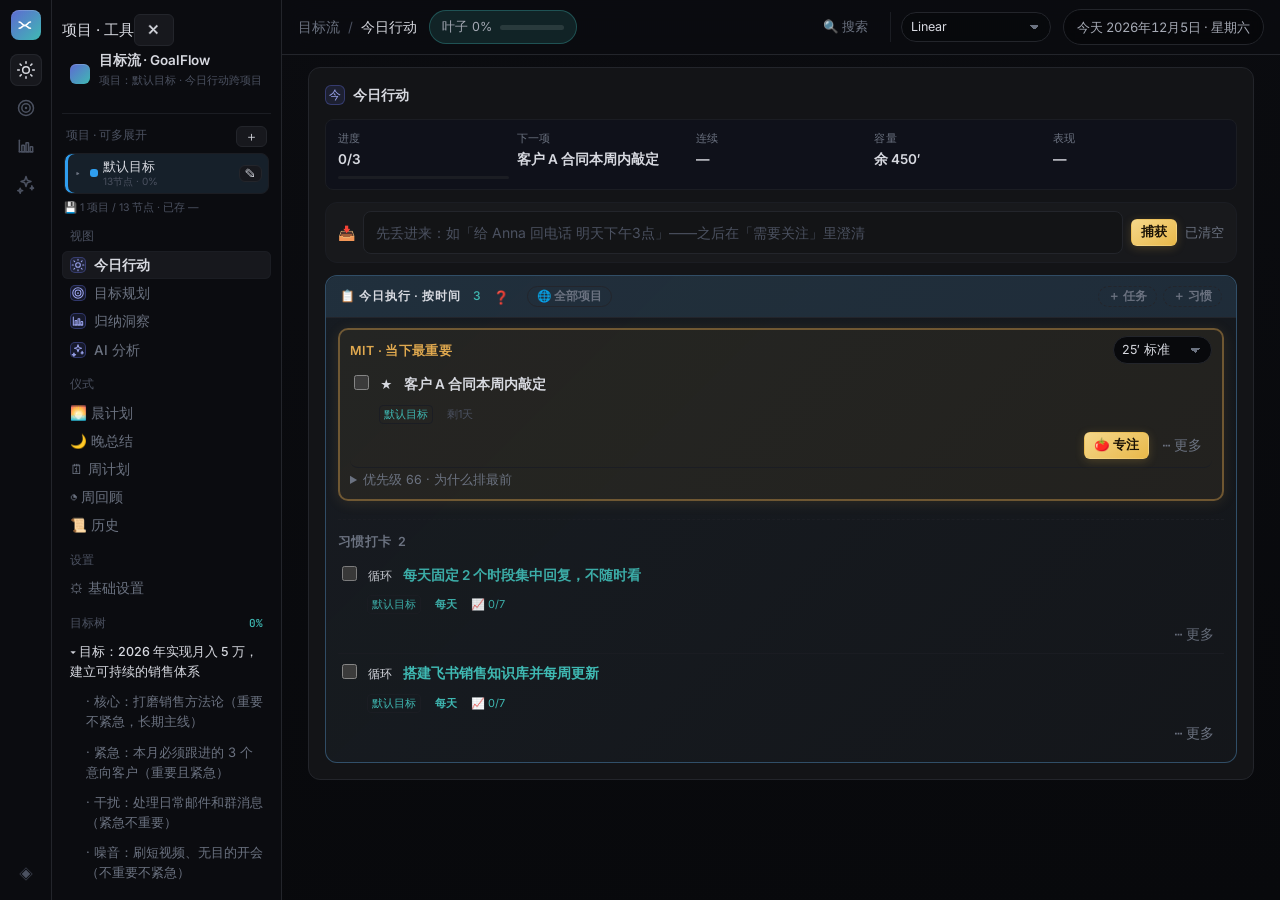
<file: index.html>
<!DOCTYPE html>
<html lang="zh-CN">

<head>
  <meta charset="UTF-8">
  <meta content="width=device-width, initial-scale=1.0, viewport-fit=cover" name="viewport">
  <meta name="color-scheme" content="light dark">
  <title>目标流 · GoalFlow</title>
  <link rel="preconnect" href="https://fonts.googleapis.com">
  <link rel="preconnect" href="https://fonts.gstatic.com" crossorigin>
  <link
    href="https://fonts.googleapis.com/css2?family=Inter:wght@400;500;600;700;800&family=JetBrains+Mono:wght@400;500;700&display=swap"
    rel="stylesheet">
  <script>try { var d = document.documentElement; d.dataset.theme = localStorage.getItem('goalflow.theme') || 'linear'; d.dataset.mode = localStorage.getItem('goalflow.mode') || 'dark' } catch (e) { document.documentElement.dataset.theme = 'linear'; document.documentElement.dataset.mode = 'dark' }</script>
  <link rel="stylesheet" href="assets/css/main.css?v=8.30">
</head>

<body>
  <div class="app-shell">
    <div class="drawer-scrim" id="drawerScrim"></div>

    <!-- 左：图标轨（主导航：今日 / 规划 / 洞察） -->
    <nav class="rail" aria-label="主导航">
      <div class="rail-mark" title="目标流 · GoalFlow">
        <svg viewBox="0 0 24 24" fill="none" stroke="#fff" stroke-width="2.2" stroke-linecap="round">
          <path d="M3 7c4 0 4 5 8 5s4-5 8-5" />
          <path d="M3 16c4 0 4-4 8-4s4 4 8 4" />
        </svg>
      </div>
      <button type="button" class="ric on" data-nav="today" title="今日行动（每天的主页）"><span class="gf-icon" aria-hidden="true"><svg viewBox="0 0 24 24" fill="none" stroke="currentColor" stroke-width="1.8" stroke-linecap="round" stroke-linejoin="round"><circle cx="12" cy="12" r="4"/><path d="M12 2v2M12 20v2M4.93 4.93l1.41 1.41M17.66 17.66l1.41 1.41M2 12h2M20 12h2M4.93 19.07l1.41-1.41M17.66 6.34l1.41-1.41"/></svg></span></button>
      <button type="button" class="ric" data-nav="plan" title="目标规划（输入 / 树形 / SMART）"><span class="gf-icon" aria-hidden="true"><svg viewBox="0 0 24 24" fill="none" stroke="currentColor" stroke-width="1.8" stroke-linecap="round" stroke-linejoin="round"><circle cx="12" cy="12" r="9"/><circle cx="12" cy="12" r="5"/><circle cx="12" cy="12" r="1.5" fill="currentColor" stroke="none"/></svg></span></button>
      <button type="button" class="ric" data-nav="insights" title="归纳洞察（流向图 / 四象限）"><span class="gf-icon" aria-hidden="true"><svg viewBox="0 0 24 24" fill="none" stroke="currentColor" stroke-width="1.8" stroke-linecap="round" stroke-linejoin="round"><path d="M4 19V5"/><path d="M4 19h16"/><rect x="7" y="11" width="3" height="8" rx=".5"/><rect x="12" y="8" width="3" height="11" rx=".5"/><rect x="17" y="13" width="3" height="6" rx=".5"/></svg></span></button>
      <button type="button" class="ric" data-nav="ai" title="AI 分析（智能拆解 / SMART 体检）"><span class="gf-icon" aria-hidden="true"><svg viewBox="0 0 24 24" fill="none" stroke="currentColor" stroke-width="1.8" stroke-linecap="round" stroke-linejoin="round"><path d="M12 3l1.5 4.5L18 9l-4.5 1.5L12 15l-1.5-4.5L6 9l4.5-1.5z"/><path d="M5 17l.8 2.2L8 20l-2.2.8L5 23l-.8-2.2L2 20l2.2-.8z"/><path d="M19 14l.6 1.8L21 17l-1.8.6L19 19l-.6-1.8L17 17l1.8-.6z"/></svg></span></button>
      <span class="rail-bottom"><a class="ric" href="demos/index.html" title="风格实验室">◈</a></span>
    </nav>

    <!-- 左：侧栏（工作流步骤 + 目标树 + 主题） -->
    <aside class="side" id="sideDrawer">
      <div class="drawer-head"><span>项目 · 工具</span><button type="button" class="drawer-x" id="btnDrawerClose"
          aria-label="关闭侧栏">✕</button></div>
      <div class="side-ws">
        <span class="ws-dot"></span>
        <div class="ws-tx"><b>目标流 · GoalFlow</b>
          <p>本地工作区 · 数据不出机</p>
        </div>
      </div>
      <div class="wf-bar" id="wfBar" aria-label="项目列表：可展开多个"></div>
      <div class="ws-store" id="wsStore" title=""></div>
      <!-- v8.19: 视图/仪式在移动端与底栏·闹钟条重复 → 标 d-only，≤900px 隐藏；桌面侧栏仍保留 -->
      <div class="slabel d-only">视图</div>
      <button type="button" class="si on d-only" data-nav="today"><span class="sidx"><span class="gf-icon" aria-hidden="true"><svg viewBox="0 0 24 24" fill="none" stroke="currentColor" stroke-width="1.8" stroke-linecap="round" stroke-linejoin="round"><circle cx="12" cy="12" r="4"/><path d="M12 2v2M12 20v2M4.93 4.93l1.41 1.41M17.66 17.66l1.41 1.41M2 12h2M20 12h2M4.93 19.07l1.41-1.41M17.66 6.34l1.41-1.41"/></svg></span></span>今日行动</button>
      <button type="button" class="si d-only" data-nav="plan"><span class="sidx"><span class="gf-icon" aria-hidden="true"><svg viewBox="0 0 24 24" fill="none" stroke="currentColor" stroke-width="1.8" stroke-linecap="round" stroke-linejoin="round"><circle cx="12" cy="12" r="9"/><circle cx="12" cy="12" r="5"/><circle cx="12" cy="12" r="1.5" fill="currentColor" stroke="none"/></svg></span></span>目标规划</button>
      <button type="button" class="si d-only" data-nav="insights"><span class="sidx"><span class="gf-icon" aria-hidden="true"><svg viewBox="0 0 24 24" fill="none" stroke="currentColor" stroke-width="1.8" stroke-linecap="round" stroke-linejoin="round"><path d="M4 19V5"/><path d="M4 19h16"/><rect x="7" y="11" width="3" height="8" rx=".5"/><rect x="12" y="8" width="3" height="11" rx=".5"/><rect x="17" y="13" width="3" height="6" rx=".5"/></svg></span></span>归纳洞察</button>
      <button type="button" class="si d-only" data-nav="ai"><span class="sidx"><span class="gf-icon" aria-hidden="true"><svg viewBox="0 0 24 24" fill="none" stroke="currentColor" stroke-width="1.8" stroke-linecap="round" stroke-linejoin="round"><path d="M12 3l1.5 4.5L18 9l-4.5 1.5L12 15l-1.5-4.5L6 9l4.5-1.5z"/><path d="M5 17l.8 2.2L8 20l-2.2.8L5 23l-.8-2.2L2 20l2.2-.8z"/><path d="M19 14l.6 1.8L21 17l-1.8.6L19 19l-.6-1.8L17 17l1.8-.6z"/></svg></span></span>AI 分析</button>
      <!-- v8.20: 移动端顶部不再放仪式 → 抽屉常显；基础设置常显（全局资料/空闲时间） -->
      <div class="slabel">仪式</div>
      <button type="button" class="si" id="sideMorning">🌅 晨计划</button>
      <button type="button" class="si" id="sideEvening">🌙 晚总结</button>
      <button type="button" class="si" id="sideWeekPlan">🗓 周计划</button>
      <button type="button" class="si" id="sideWeekReview">◔ 周回顾</button>
      <button type="button" class="si" id="sideHistory">📜 历史</button>
      <div class="slabel">设置</div>
      <button type="button" class="si" id="sideSettings">⚙ 基础设置</button>
      <div class="slabel">目标树 <span class="sprog" id="sideProg"></span></div>
      <div class="side-tree" id="sideTree">
        <div class="si dim">解析后在此显示目标树</div>
      </div>
    </aside>

    <!-- 右：主内容 -->
    <div class="main">
      <header class="topbar" id="topbar">
        <button type="button" class="ab-menu m-only" id="btnDrawer" aria-label="项目与工具" aria-expanded="false"
          aria-controls="sideDrawer">☰</button>
        <div class="ab-mini m-only"><b id="abMini">今日</b><span id="abMiniSub"></span></div>
        <span class="crumb">目标流 <i>/</i> <b id="crumbSection">今日行动</b></span>
        <div class="progress-chip" id="progressChip" style="display:none" title="叶子任务完成度">
          <span id="progressLbl">进度</span><span class="bar"><i id="progressFill" style="width:0%"></i></span>
        </div>
        <div class="spacer"></div>
        <div class="topbar-actions">
          <button type="button" class="gf-btn gf-btn--sm gf-btn--pill gf-btn--ghost" id="btnSearch"
            title="全局搜索任务 / 标签 / 等待备注（Ctrl+K 或 /）">🔍<span class="btn-lbl"> 搜索</span></button>
          <!-- v8.19: 移动端项目入口统一抽屉 #wfBar，顶栏不再放「项目」 -->
          <details class="tb-more" id="tbMoreMenu">
            <summary title="更多操作"></summary>
            <div class="tb-drop">
              <button type="button" class="gf-btn gf-btn--sm gf-btn--pill gf-btn--ghost" id="btnWeekReview"
                title="周/月/季回顾 + 统计">📋 回顾</button>
              <button type="button" class="gf-btn gf-btn--sm gf-btn--pill gf-btn--ghost" id="btnSettings"
                title="基础设置：每周可投入天数 × 每天小时，用于时间预算与超支警告">⚙ 设置</button>
              <button type="button" class="gf-btn gf-btn--sm gf-btn--pill gf-btn--ghost mode-btn" id="modeToggle"
                title="切换深色 / 浅色">☾ 明暗</button>
              <button type="button" class="gf-btn gf-btn--sm gf-btn--pill gf-btn--ghost" id="btnExportIcs"
                title="导出带期限叶子为 ICS（本地文件）">📅 导出 ICS</button>
              <button type="button" class="gf-btn gf-btn--sm gf-btn--pill" id="btnExportJson" title="备份目标数据">💾
                备份数据</button>
              <button type="button" class="gf-btn gf-btn--sm gf-btn--pill" id="btnImportJson" title="从 JSON 恢复">📂
                恢复数据</button>
              <input type="file" id="importFile" accept="application/json,.json" style="display:none">
            </div>
          </details>
          <span class="topbar-theme d-only">
            <button type="button" class="gf-btn gf-btn--sm gf-btn--pill gf-btn--ghost" id="btnThemeCycle"
              title="切换界面主题（Linear / Raycast / RPG）">◈</button>
            <select id="themeSelect" class="gf-input gf-select" title="界面主题" aria-label="界面主题">
              <option value="linear">Linear</option>
              <option value="raycast">Raycast 玻璃 · 预览</option>
              <option value="rpg">RPG 游戏 · 预览</option>
            </select>
          </span>
        </div>
        <div class="today-chip" id="todayLine"></div>
      </header>

      <div class="main-scroll">
        <div class="app-title m-only" id="appTitle">
          <h1 id="appTitleText">今日</h1>
          <p id="appTitleSub"></p>
        </div>
        <!-- ══ 视图 1：今日行动（默认主页） ══ -->
        <section class="view on" id="view-today" data-view="today">
          <!-- v8.13 英雄卡已移除（与今日行动 MIT 重复）：保留番茄进度条；v8.14 度量条迁入「📊 今日状态」区 -->
          <div class="hero-wrap" id="heroWrap">
            <div class="pomo-bar" id="pomoBar" aria-live="polite"></div>
          </div>

          <!-- 区 1 · 执行：现在做什么（唯一动作路径） -->
          <section class="panel today-panel zone-exec" id="todayPanel">
            <div class="today-head">
              <div class="today-head-row">
                <h2><span class="idx">今</span> 今日行动</h2>
                <div class="today-attn-pill" id="todayAttnPill"></div>
                <!-- 桌面：闹钟/仪式；移动端隐藏（仪式在抽屉，待办进度并入顶栏 ab-mini） -->
                <div class="today-alarm-bar" id="todayAlarmBar"></div>
              </div>
              <p class="hint" id="todayHint">先看 MIT，再按时间执行；提醒、审计、回顾都在下方折叠区。</p>
            </div>
            <!-- v8.29：对标 Things/Todoist/Sunsama——执行区上方常驻脉搏条（进度/下一项/连续），不挤开折叠区 -->
            <div class="today-pulse" id="todayPulse" aria-live="polite"></div>
            <!-- v6.7 流程指示器：展示收件箱→MIT→时段→完成的流转关系（首次显示，可关闭） -->
            <div class="flow-indicator" id="flowIndicator"
              style="display:none;align-items:center;gap:8px;padding:8px 12px;margin:0 0 10px;background:var(--bg1);border-radius:var(--radius-sm);color:var(--muted);border:1px solid var(--stroke-soft)">
              <span class="flow-track">📥 捕获 → 🎯 MIT → 📋 执行 → ✅ 完成</span>
              <button type="button" class="flow-close" id="flowIndicatorClose"
                style="border:none;background:transparent;color:var(--muted);cursor:pointer;font-size:15px;padding:0 4px;margin-left:8px"
                title="不再显示">✕</button>
            </div>
            <div id="todayRocks"></div>
            <div id="inboxCapture"></div>
            <div class="today-ctx-bar" id="todayCtxBar"></div>
            <div class="today-grid today-grid--single">
              <div class="today-block" id="todayMit"></div>
              <div class="today-block today-slots-wrap" id="todaySlots"></div>
              <div class="today-block" id="todayMicro"></div>
            </div>
            <div class="today-checklist" id="todayChecklist"></div>
          </section>

          <!-- 区 2 · 状态：一行紧凑反馈（默认折叠） -->
          <details class="zone zone-status" id="zoneStatus">
            <summary aria-expanded="false">今日状态 <span class="zone-sum" id="statusSum"></span></summary>
            <div class="zone-body">
              <div id="metricsStrip" class="metrics-wrap" style="display:none"></div>
              <div id="todayCapacity"></div>
              <div id="todayScore"></div>
              <div id="todayEnergy"></div>
              <div id="planShare"></div>
              <div id="todayAudit"></div>
            </div>
          </details>

          <!-- 区 3 · 提醒：需要关注（默认折叠 + 角标） -->
          <details class="zone zone-attention" id="zoneAttention">
            <summary aria-expanded="false" title="停滞/暂停/待澄清等着办的事 + 备份/倦怠等系统提示；角标 = 实际事项数（悬停看构成）">需要关注 <span class="zone-badge" id="attentionBadge"></span></summary>
            <div class="zone-body">
              <div class="review-banner" id="reviewBanner">
                <span>本周还未做周回顾——花 2 分钟对齐「做了啥、核心投入、下周深潜块」。</span>
                <button type="button" class="gf-btn gf-btn--sm gf-btn--primary" id="btnReviewBanner">开始周回顾</button>
                <button type="button" class="gf-btn gf-btn--sm gf-btn--ghost" id="btnDismissBanner">稍后</button>
              </div>
              <div id="onboardCard"></div>
              <div id="todayBackupBar"></div>
              <div id="todayBurnout"></div>
              <div id="todayStale"></div>
              <div id="todayParked"></div>
              <!-- 收件箱澄清队列：从执行路径降级到「需要关注」 -->
              <div id="inboxPanel"></div>
            </div>
          </details>

          <!-- 备选与 Backlog（降级折叠，去除与 hero/执行清单的重复） -->
          <details class="zone zone-focus" id="zoneFocus">
            <summary aria-expanded="false">备选与 Backlog（聚焦清单）</summary>
            <div class="zone-body">
              <div id="todayFocus"></div>
            </div>
          </details>
        </section>

        <!-- ══ 视图 2：目标规划（输入 / 树形 / SMART） ══ -->
        <section class="view" id="view-plan" data-view="plan">
          <div class="view-inner">
            <div class="panel" id="panelInput">
              <h2><span class="idx">1</span> 输入目标（自由文本）<button type="button" class="input-toggle" id="btnInputToggle" style="display:none">＋ 新增 / 替换目标</button></h2>
              <div id="inputBody">
              <textarea id="input"
                placeholder="输入目标或计划，用缩进/编号分层。例如：&#10;目标：月入5万&#10;1. 打磨销售方法论&#10;   - 读完3本销售书"></textarea>
              <div class="btns gf-btns demo-bar">
                <button type="button" class="gf-btn gf-btn--primary" id="btnParse">解析并生成</button>
                <select id="demoSelect" class="gf-input gf-select gf-select--demo" title="选择示例主题"
                  aria-label="示例主题"></select>
                <button type="button" class="gf-btn" id="btnDemo">载入示例</button>
                <button type="button" class="gf-btn gf-btn--ghost" id="btnClear">清空</button>
                <button type="button" class="gf-btn gf-btn--ghost" id="btnExportJson2">备份 JSON</button>
              </div>
              <div class="hint">层级用缩进 / 编号(1. 1.1) / 项目符号(- •)。首行自动作为「目标根」。日期如「周五前 / 本周内 / 3月15日 / 月底」会被自动识别为期限；「每天 / 每周
                / 每月 / 今年」会被识别为时间尺度。</div>
              </div>
            </div>

            <div class="panel" id="panelTree">
              <h2><span class="idx">2</span> 树形维护 · 内联编辑</h2>
              <p class="hint" id="treeEditorHint" style="margin-bottom:8px">解析后可在此改文案、估时、完成态，无需重粘贴。</p>
              <div class="tree-editor" id="treeEditor"></div>
              <div class="btns gf-btns" style="margin-top:10px">
                <button type="button" class="gf-btn gf-btn--sm" id="btnSyncTree">同步到文本框</button>
                <button type="button" class="gf-btn gf-btn--sm gf-btn--ghost" onclick="switchView('ai')">🤖 去 AI 分析做
                  SMART 体检 →</button>
              </div>
              <p class="hint">预估：文案含「30分钟 / 1小时」自动识别；日视图节奏条上方显示可做完性（默认 8h 容量）。</p>
            </div>
          </div>
        </section>

        <!-- ══ 视图 3：归纳洞察（流向图 / 四象限） ══ -->
        <section class="view" id="view-insights" data-view="insights">
          <div class="view-inner">
            <div class="ins-eyebrow">可视化 · 看精力怎么流</div>
            <div class="panel canvas-panel" id="canvasPanel">
              <div class="canvas-head">
                <div>
                  <div class="ttl">精力流向图</div>
                  <div class="sub" id="canvasSub">条带宽度 = 重要性 · 颜色冷暖 = 紧急性 · 金色发光 = 当下最重要<span
                      class="m-only">（手机端可左右滑动查看全图）</span></div>
                </div>
                <div class="spacer-min"></div>
                <div class="viewbar" id="viewbar" title="切换可视化视角">
                  <button type="button" data-view="sankey" class="on">桑基</button>
                  <button type="button" data-view="network">关系</button>
                  <button type="button" data-view="kanban">看板</button>
                  <button type="button" data-view="mindmap">脑图</button>
                  <button type="button" data-view="heatmap">热力</button>
                  <button type="button" data-view="calendar">日历</button>
                </div>
                <select class="viewbar-select m-only" id="viewbarSelect" title="切换可视化视角">
                  <option value="sankey" selected>桑基图</option>
                  <option value="network">关系图</option>
                  <option value="kanban">看板</option>
                  <option value="mindmap">脑图</option>
                  <option value="heatmap">热力图</option>
                  <option value="calendar">日历</option>
                </select>
                <div class="zoombar" id="zoombar">
                  <button data-scale="all" class="on">年度总览</button>
                  <button data-scale="month">每月</button>
                  <button data-scale="week">每周</button>
                  <button data-scale="day">每日</button>
                  <button id="btnFitWidth" class="m-only" title="把图缩放到屏幕宽度（再点一次恢复原始尺寸）">↔ 适应宽度</button>
                </div>
                <select class="viewbar-select m-only" id="zoombarSelect" title="时间尺度缩放" aria-label="时间尺度缩放">
                  <option value="all" selected>年度总览</option>
                  <option value="month">每月</option>
                  <option value="week">每周</option>
                  <option value="day">每日</option>
                </select>
              </div>
              <div class="canvas-opt">
                <label><input id="showNoise" type="checkbox" checked> 显示噪音（不重要不紧急）</label>
              </div>
              <div class="rhythm" id="rhythm"></div>
              <div class="canvas-wrap" id="canvasWrap">
                <svg id="diagram-svg" xmlns="http://www.w3.org/2000/svg"></svg>
                <div id="vizAlt" class="viz-alt"></div>
                <button type="button" class="gf-btn gf-btn--primary gf-btn--cool ex-btn" id="btnExport">导出 PNG</button>
              </div>
              <details class="legend-details">
                <summary class="legend-summary">📊 图例说明</summary>
                <div class="legend">
                  <span><b>紧急度</b></span>
                  <span class="scale"><i style="background:var(--ur1)"></i><i style="background:var(--ur2)"></i><i
                      style="background:var(--ur3)"></i><i style="background:var(--ur4)"></i><i
                      style="background:var(--ur5)"></i></span>
                  <span>冷静 ←→ 火急</span>
                  <span style="margin-left:auto"><b class="gold">★ 金色</b> = 当下最重要</span>
                </div>
              </details>
              <details class="legend-details">
                <summary class="legend-summary">📖 怎么读这张图</summary>
                <div class="chart-help">
                  <p><b>桑基流图</b>：从「目标」流出的每条带子代表一份精力投入。<b>带子越宽 = 越重要</b>；<b>颜色越暖（红）=
                      越紧急</b>。战略主线（重要不紧急）是宽阔的冷色河，火情（重要且紧急）是又宽又红的急流。</p>
                  <p><b>金色发光的那条</b>就是「当下最重要」——算法按 重要度×10 + 期限临近加权 选出最该立刻动手的具体任务，并沿 目标→方向→任务 一路点亮，与今日页英雄卡 / MIT 同源。</p>
                  <p><b>时间尺度缩放</b>：上方可切换 年度总览 / 每月 / 每周 / 每日；「全年精力节奏」把一年拆成 12 个月，看精力在哪几个月扎堆。</p>
                  <p><b>四象限校准</b>：下方把任务按「重要 / 紧急」铺成四象限，把卡片拖到目标象限即可重设优先级（触屏用卡上 ± 按钮），与流图、英雄卡实时联动。</p>
                </div>
              </details>
            </div>

            <div class="ins-eyebrow">校准 · 重设重要 / 紧急</div>
            <!-- v8.29：四象限默认折叠（首屏留精力图；记忆 goalflow.zone.quadPanel） -->
            <details class="panel quad-panel" id="quadPanel">
              <summary class="ins-fold-sum">🗺 四象限校准 · 拖拽归位</summary>
              <div class="quad-hint">把任务卡拖到对应象限，即可重新校准它的「重要 / 紧急」。象限随上方缩放档位联动；点卡片 <b>⋯</b> 展开 价值/费力/尺度/时段。带 🟡 金边 =
                当下最重要；<b>⚡</b> = 高价值低费力快速赢。<span class="m-only">（触屏：长按卡片拖动，或用 ± 按钮校准）</span></div>
              <div class="quad-grid" id="quadGrid"></div>
              <details class="ve-panel" id="vePanel">
                <summary class="ve-summary">⚖ 价值 × 费力矩阵 <span class="ve-cnt" id="veSum"></span></summary>
                <div class="ve-toolbar">
                  <span class="ve-title">价值 × 费力矩阵</span>
                  <button type="button" class="gf-btn gf-btn--sm gf-btn--pill" id="btnQuickWin" title="四象限仅显示快速赢">⚡
                    仅快速赢</button>
                </div>
                <div class="ve-grid" id="veGrid"></div>
                <div class="ve-foot hint">快速赢：价值 ≥ 4 且 费力 ≤ 2（叶子任务可优先勾选完成，写入本周回顾统计）。 rollup 规则见
                  <code>docs/PROGRESS-ROLLUP.md</code>。
                </div>
              </details>
            </details>

            <div class="ins-eyebrow">📈 回顾 · 完成历史与节奏</div>
            <!-- v8.29：完成历史默认折叠 -->
            <details class="panel history-panel" id="historyPanel">
              <summary class="ins-fold-sum">📈 完成历史 · 时间线与热力</summary>
              <div class="hist-stats" id="histStats"></div>
              <div class="hist-heat" id="histHeat"></div>
              <div class="hist-timeline" id="histTimeline"></div>
            </details>

          </div>
        </section>

        <!-- ══ 视图 4：AI 分析 ══
             v8.6 曾移除页内分解输入（入口在新建项目）；v8.29 补回「怎么用 / 上下文 / SMART 弱项」枢纽，避免空页感 -->
        <section class="view" id="view-ai" data-view="ai">
          <div class="view-inner">
            <div class="panel" id="panelAIHub">
              <h2><span class="idx">🤖</span> AI 怎么用</h2>
              <div class="ai-usage-strip" id="aiUsageStrip"></div>
              <div class="ai-guide" id="aiGuide">
                <p class="hint">分解入口在<strong>新建项目</strong>：填描述或选模板 → 自动走 DeepSeek 拆任务树并排期。本页用来回看历史、改 Key / Skill、处理不够 SMART 的目标。</p>
                <div class="ai-hub-actions">
                  <button type="button" class="gf-btn gf-btn--primary" id="aiOpenNewProject">＋ 新建项目 · AI 分解</button>
                  <button type="button" class="gf-btn gf-btn--ghost" id="aiOpenSettings">⚙ API Key / 设置</button>
                  <button type="button" class="gf-btn gf-btn--ghost" id="aiJumpSmart">✅ 看 SMART 体检</button>
                </div>
              </div>
              <div id="aiSmartSuggest" class="ai-suggest" style="display:none"></div>
              <details class="ai-context-details" id="aiContextDetails">
                <summary>📡 当前会发给 AI 的上下文</summary>
                <div id="aiContextInfo" class="ai-context-info"></div>
              </details>
            </div>

            <div class="panel" id="panelAIHistory">
              <h2><span class="idx">📜</span> AI 使用历史</h2>
              <p class="hint">记录每次 AI 分解的输入和输出，方便回顾和复用。</p>
              <div id="aiHistoryList" class="ai-history-list"></div>
            </div>

            <details class="panel" id="panelAIConfigDetails">
              <summary><span class="idx">⚙</span> AI 配置（点击展开）</summary>
              <div class="ai-config-section">
                <label class="wfm-row">
                  <span>DeepSeek API Key</span>
                  <input type="password" class="gf-input" id="aiApiKey" placeholder="sk-...">
                  <button type="button" class="gf-btn gf-btn--sm" id="btnToggleKey" title="显示/隐藏">👁</button>
                </label>
                <div class="hint">获取方式：<a href="https://platform.deepseek.com" target="_blank"
                    style="color:var(--accent)">platform.deepseek.com</a></div>
              </div>

              <div class="ai-config-section">
                <label class="wfm-row">
                  <span>Skill Prompt</span>
                  <span class="readonly-badge">只读</span>
                  <button type="button" class="gf-btn gf-btn--sm gf-btn--ghost" id="btnEditSkill" title="编辑 Skill">✎
                    编辑</button>
                  <button type="button" class="gf-btn gf-btn--sm gf-btn--ghost" id="btnResetSkill" title="恢复默认">↺
                    重置</button>
                </label>
                <textarea class="gf-input ai-skill-text" id="aiSkillPrompt" rows="8" readonly></textarea>
                <div class="hint">Skill 定义了 AI 如何拆解目标。点击「编辑」按钮修改后会影响所有后续的 AI 分解。</div>
              </div>
            </details>

            <div class="panel" id="panelSMART">
              <h2><span class="idx">✅</span> SMART 体检</h2>
              <p class="hint">检查每个目标是否够 SMART（具体 / 可衡量 / 可达 / 相关 / 有期限）。不够 SMART 的目标会列在这里，可以一键 AI 拆解。</p>
              <div id="premortemCard"></div>
              <div class="smart-list" id="smartList"></div>
            </div>
          </div>
        </section>
      </div>
    </div>
  </div>

  <!-- v8.20 底部 tab：恢复规划/洞察/AI 常驻（用户反馈「更多不如直接放出来」） -->
  <nav class="mtab" aria-label="移动端主导航">
    <button type="button" class="mtab-btn on" data-nav="today"><span class="mtab-ic"><span class="gf-icon" aria-hidden="true"><svg viewBox="0 0 24 24" fill="none" stroke="currentColor" stroke-width="1.8" stroke-linecap="round" stroke-linejoin="round"><circle cx="12" cy="12" r="4"/><path d="M12 2v2M12 20v2M4.93 4.93l1.41 1.41M17.66 17.66l1.41 1.41M2 12h2M20 12h2M4.93 19.07l1.41-1.41M17.66 6.34l1.41-1.41"/></svg></span></span>今日</button>
    <button type="button" class="mtab-btn" data-nav="plan"><span class="mtab-ic"><span class="gf-icon" aria-hidden="true"><svg viewBox="0 0 24 24" fill="none" stroke="currentColor" stroke-width="1.8" stroke-linecap="round" stroke-linejoin="round"><circle cx="12" cy="12" r="9"/><circle cx="12" cy="12" r="5"/><circle cx="12" cy="12" r="1.5" fill="currentColor" stroke="none"/></svg></span></span>规划</button>
    <button type="button" class="mtab-btn mtab-fab" id="mtabCapture" title="快速捕捉到收件箱"><span
        class="mtab-ic"><span class="gf-icon" aria-hidden="true"><svg viewBox="0 0 24 24" fill="none" stroke="currentColor" stroke-width="1.8" stroke-linecap="round" stroke-linejoin="round"><path d="M13 2 4 14h7l-1 8 9-12h-7l1-8z"/></svg></span></span></button>
    <button type="button" class="mtab-btn" data-nav="insights"><span class="mtab-ic"><span class="gf-icon" aria-hidden="true"><svg viewBox="0 0 24 24" fill="none" stroke="currentColor" stroke-width="1.8" stroke-linecap="round" stroke-linejoin="round"><path d="M4 19V5"/><path d="M4 19h16"/><rect x="7" y="11" width="3" height="8" rx=".5"/><rect x="12" y="8" width="3" height="11" rx=".5"/><rect x="17" y="13" width="3" height="6" rx=".5"/></svg></span></span>洞察</button>
    <button type="button" class="mtab-btn" data-nav="ai"><span class="mtab-ic"><span class="gf-icon" aria-hidden="true"><svg viewBox="0 0 24 24" fill="none" stroke="currentColor" stroke-width="1.8" stroke-linecap="round" stroke-linejoin="round"><path d="M12 3l1.5 4.5L18 9l-4.5 1.5L12 15l-1.5-4.5L6 9l4.5-1.5z"/><path d="M5 17l.8 2.2L8 20l-2.2.8L5 23l-.8-2.2L2 20l2.2-.8z"/><path d="M19 14l.6 1.8L21 17l-1.8.6L19 19l-.6-1.8L17 17l1.8-.6z"/></svg></span></span>AI</button>
  </nav>

  <!-- SMART 对话弹窗 -->
  <div class="modal-mask" id="smartModal"></div>
  <!-- 周回顾弹窗 -->
  <div class="modal-mask" id="weekReviewModal"></div>
  <!-- 项目（目标流）元信息 -->
  <div class="modal-mask" id="workflowMetaModal"></div>
  <!-- 早晚仪式闹钟弹窗（晨计划 / 晚总结） -->
  <div class="modal-mask" id="ritualModal"></div>
  <div class="modal-mask" id="historyModal"></div>
  <!-- 撤销 toast（危险操作 10 秒可撤销） -->
  <div class="toast" id="toast"></div>
  <!-- 项目总览 -->
  <div class="modal-mask" id="projectModal"></div>
  <!-- 项目切换器（移动端项目入口） -->
  <div class="modal-mask" id="projectsModal"></div>
  <!-- 必经步骤规划向导 -->
  <div class="modal-mask" id="planWizardModal"></div>
  <!-- 基础设置（时间预算） -->
  <div class="modal-mask" id="settingsModal"></div>
  <!-- 习惯编辑器（独立输入 + 灵活周期） -->
  <div class="modal-mask" id="habitModal"></div>
  <!-- 全局搜索 + 快速捕获 -->
  <div class="modal-mask" id="searchModal"></div>
  <!-- 等待 / 阻塞 + 催办日期 -->
  <div class="modal-mask" id="parkModal"></div>

  <script src="assets/js/gf-tokens.js?v=8.30"></script>
  <script src="assets/js/gf-demos.js?v=8.30"></script>
  <script src="assets/js/gf-model.js?v=8.30"></script>
  <script src="assets/js/gf-ui.js?v=8.30"></script>
  <script src="assets/js/app.js?v=8.30"></script>
  <!-- v6.6 兜底：若 app.js 异常未设置 is-ready，1.5 秒后强制显示页面，避免"按钮看不见也点不到" -->
  <script>setTimeout(function () { document.body.classList.add('is-ready') }, 1500)</script>
</body>

</html>
</file>
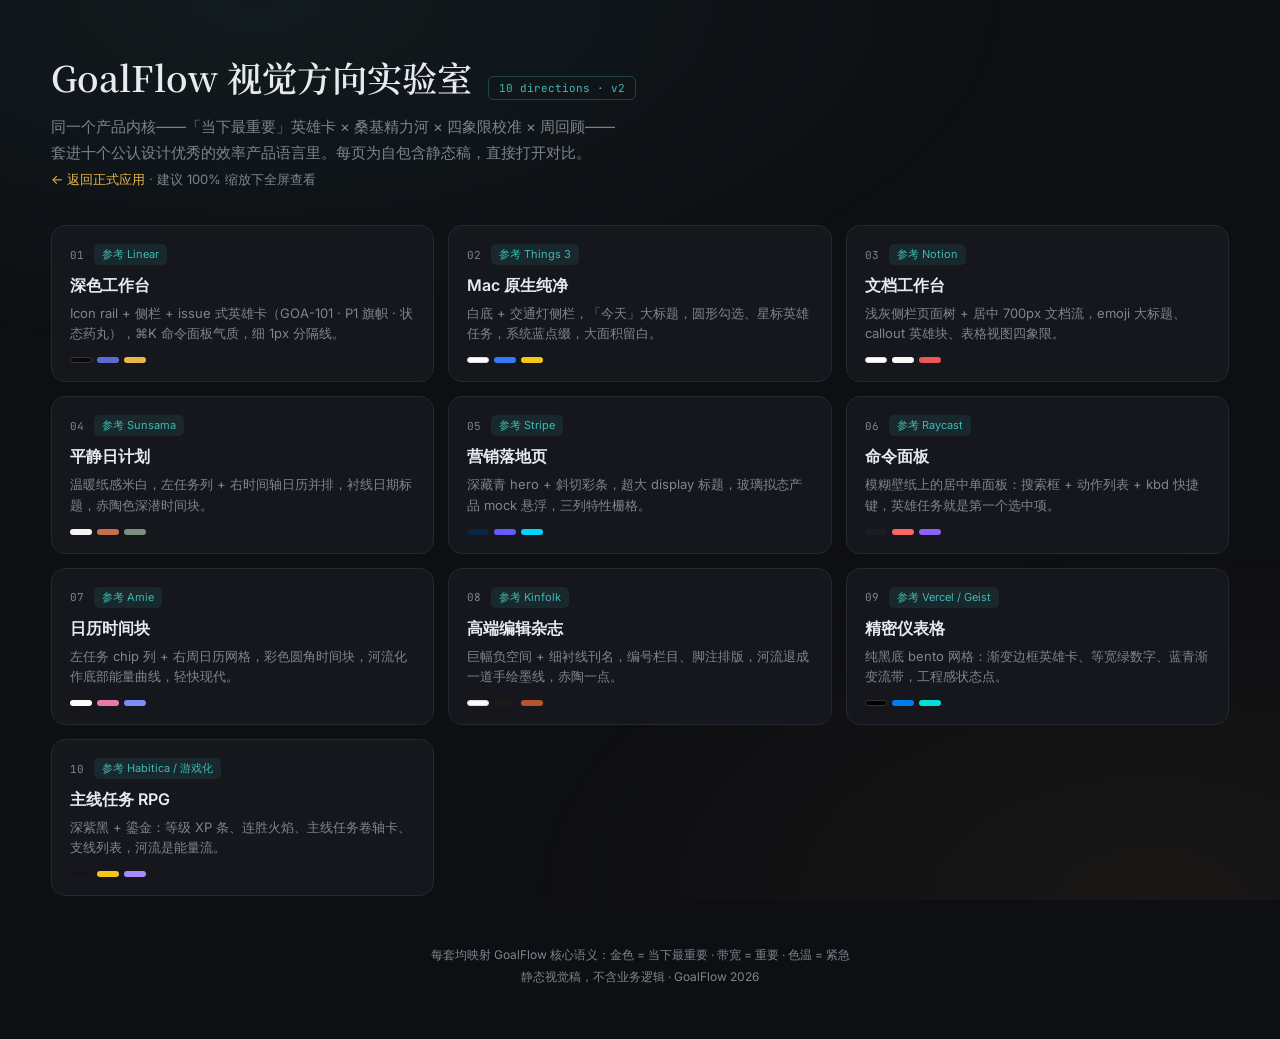
<file: demos/index.html>
<!DOCTYPE html>
<html lang="zh-CN">
<head>
<meta charset="UTF-8">
<meta name="viewport" content="width=device-width, initial-scale=1.0">
<title>GoalFlow · 10 套产品化视觉方向</title>
<link rel="preconnect" href="https://fonts.googleapis.com">
<link rel="preconnect" href="https://fonts.gstatic.com" crossorigin>
<link href="https://fonts.googleapis.com/css2?family=Inter:wght@400;500;600&family=Noto+Serif+SC:wght@600&family=JetBrains+Mono:wght@400;500&display=swap" rel="stylesheet">
<style>
:root{--bg:#0e0f13;--card:#15171d;--card2:#1a1d24;--text:#e8eaf0;--muted:#7d8590;--gold:#e8b84a;--teal:#3fb9b3;--line:#242832}
*{box-sizing:border-box;margin:0;padding:0}
body{font-family:Inter,-apple-system,sans-serif;background:var(--bg);color:var(--text);min-height:100vh;padding:clamp(24px,4vw,56px)}
body::before{content:"";position:fixed;inset:0;background:radial-gradient(ellipse 60% 40% at 20% 0%,rgba(63,185,179,.07),transparent),radial-gradient(ellipse 50% 40% at 90% 100%,rgba(232,184,74,.05),transparent);pointer-events:none}
.wrap{max-width:1200px;margin:0 auto;position:relative}
header{display:flex;align-items:baseline;gap:16px;flex-wrap:wrap;margin-bottom:8px}
h1{font-family:"Noto Serif SC",serif;font-size:clamp(1.6rem,3.5vw,2.2rem);font-weight:600}
.tag{font-family:"JetBrains Mono",monospace;font-size:11px;color:var(--teal);border:1px solid rgba(63,185,179,.3);padding:4px 10px;border-radius:6px}
.lead{color:var(--muted);max-width:64ch;line-height:1.7;margin:12px 0 6px;font-size:15px}
.meta{font-size:13px;color:var(--muted);margin-bottom:36px}
.meta a{color:var(--gold);text-decoration:none}.meta a:hover{text-decoration:underline}
.grid{display:grid;grid-template-columns:repeat(auto-fill,minmax(340px,1fr));gap:14px}
a.card{display:flex;flex-direction:column;background:var(--card);border:1px solid var(--line);border-radius:14px;padding:18px;text-decoration:none;color:inherit;transition:border-color .15s,transform .15s,background .15s}
a.card:hover{border-color:#3a4150;background:var(--card2);transform:translateY(-2px)}
.row{display:flex;align-items:center;gap:10px;margin-bottom:10px}
.num{font-family:"JetBrains Mono",monospace;font-size:11px;color:var(--muted)}
.ref{font-size:11px;color:var(--teal);background:rgba(63,185,179,.1);padding:3px 8px;border-radius:5px}
.card h2{font-size:16px;font-weight:600;margin-bottom:6px}
.card p{font-size:13px;color:var(--muted);line-height:1.55;flex:1}
.sw{display:flex;gap:5px;margin-top:14px}
.sw i{width:22px;height:6px;border-radius:3px}
footer{margin-top:48px;font-size:12px;color:var(--muted);text-align:center;line-height:1.8}
</style>
</head>
<body>
<div class="wrap">
  <header><h1>GoalFlow 视觉方向实验室</h1><span class="tag">10 directions · v2</span></header>
  <p class="lead">同一个产品内核——「当下最重要」英雄卡 × 桑基精力河 × 四象限校准 × 周回顾——套进十个公认设计优秀的效率产品语言里。每页为自包含静态稿，直接打开对比。</p>
  <p class="meta"><a href="../index.html">← 返回正式应用</a> · 建议 100% 缩放下全屏查看</p>
  <div class="grid">
    <a class="card" href="01-linear.html"><div class="row"><span class="num">01</span><span class="ref">参考 Linear</span></div><h2>深色工作台</h2><p>Icon rail + 侧栏 + issue 式英雄卡（GOA-101 · P1 旗帜 · 状态药丸），⌘K 命令面板气质，细 1px 分隔线。</p><div class="sw"><i style="background:#0b0c10;border:1px solid #333"></i><i style="background:#5e6ad2"></i><i style="background:#e8b84a"></i></div></a>
    <a class="card" href="02-things.html"><div class="row"><span class="num">02</span><span class="ref">参考 Things 3</span></div><h2>Mac 原生纯净</h2><p>白底 + 交通灯侧栏，「今天」大标题，圆形勾选、星标英雄任务，系统蓝点缀，大面积留白。</p><div class="sw"><i style="background:#fff;border:1px solid #ddd"></i><i style="background:#2f7cf6"></i><i style="background:#f5c518"></i></div></a>
    <a class="card" href="03-notion.html"><div class="row"><span class="num">03</span><span class="ref">参考 Notion</span></div><h2>文档工作台</h2><p>浅灰侧栏页面树 + 居中 700px 文档流，emoji 大标题、callout 英雄块、表格视图四象限。</p><div class="sw"><i style="background:#ffffff;border:1px solid #ddd"></i><i style="background:#f7f7f5"></i><i style="background:#eb5757"></i></div></a>
    <a class="card" href="04-sunsama.html"><div class="row"><span class="num">04</span><span class="ref">参考 Sunsama</span></div><h2>平静日计划</h2><p>温暖纸感米白，左任务列 + 右时间轴日历并排，衬线日期标题，赤陶色深潜时间块。</p><div class="sw"><i style="background:#f7f4ef"></i><i style="background:#c96f4a"></i><i style="background:#7a917e"></i></div></a>
    <a class="card" href="05-stripe.html"><div class="row"><span class="num">05</span><span class="ref">参考 Stripe</span></div><h2>营销落地页</h2><p>深藏青 hero + 斜切彩条，超大 display 标题，玻璃拟态产品 mock 悬浮，三列特性栅格。</p><div class="sw"><i style="background:#0a2540"></i><i style="background:#635bff"></i><i style="background:#00d4ff"></i></div></a>
    <a class="card" href="06-raycast.html"><div class="row"><span class="num">06</span><span class="ref">参考 Raycast</span></div><h2>命令面板</h2><p>模糊壁纸上的居中单面板：搜索框 + 动作列表 + kbd 快捷键，英雄任务就是第一个选中项。</p><div class="sw"><i style="background:#1b1b26"></i><i style="background:#ff6363"></i><i style="background:#8a63ff"></i></div></a>
    <a class="card" href="07-amie.html"><div class="row"><span class="num">07</span><span class="ref">参考 Amie</span></div><h2>日历时间块</h2><p>左任务 chip 列 + 右周日历网格，彩色圆角时间块，河流化作底部能量曲线，轻快现代。</p><div class="sw"><i style="background:#fdfcf9"></i><i style="background:#e879a9"></i><i style="background:#7c8cf8"></i></div></a>
    <a class="card" href="08-kinfolk.html"><div class="row"><span class="num">08</span><span class="ref">参考 Kinfolk</span></div><h2>高端编辑杂志</h2><p>巨幅负空间 + 细衬线刊名，编号栏目、脚注排版，河流退成一道手绘墨线，赤陶一点。</p><div class="sw"><i style="background:#fbfaf7;border:1px solid #ddd"></i><i style="background:#1c1a17"></i><i style="background:#b5542d"></i></div></a>
    <a class="card" href="09-vercel.html"><div class="row"><span class="num">09</span><span class="ref">参考 Vercel / Geist</span></div><h2>精密仪表格</h2><p>纯黑底 bento 网格：渐变边框英雄卡、等宽绿数字、蓝青渐变流带，工程感状态点。</p><div class="sw"><i style="background:#000;border:1px solid #333"></i><i style="background:#007cf0"></i><i style="background:#00dfd8"></i></div></a>
    <a class="card" href="10-rpg.html"><div class="row"><span class="num">10</span><span class="ref">参考 Habitica / 游戏化</span></div><h2>主线任务 RPG</h2><p>深紫黑 + 鎏金：等级 XP 条、连胜火焰、主线任务卷轴卡、支线列表，河流是能量流。</p><div class="sw"><i style="background:#17121f"></i><i style="background:#f5c518"></i><i style="background:#a78bfa"></i></div></a>
  </div>
  <footer>每套均映射 GoalFlow 核心语义：金色 = 当下最重要 · 带宽 = 重要 · 色温 = 紧急<br>静态视觉稿，不含业务逻辑 · GoalFlow 2026</footer>
</div>
</body>
</html>
</file>
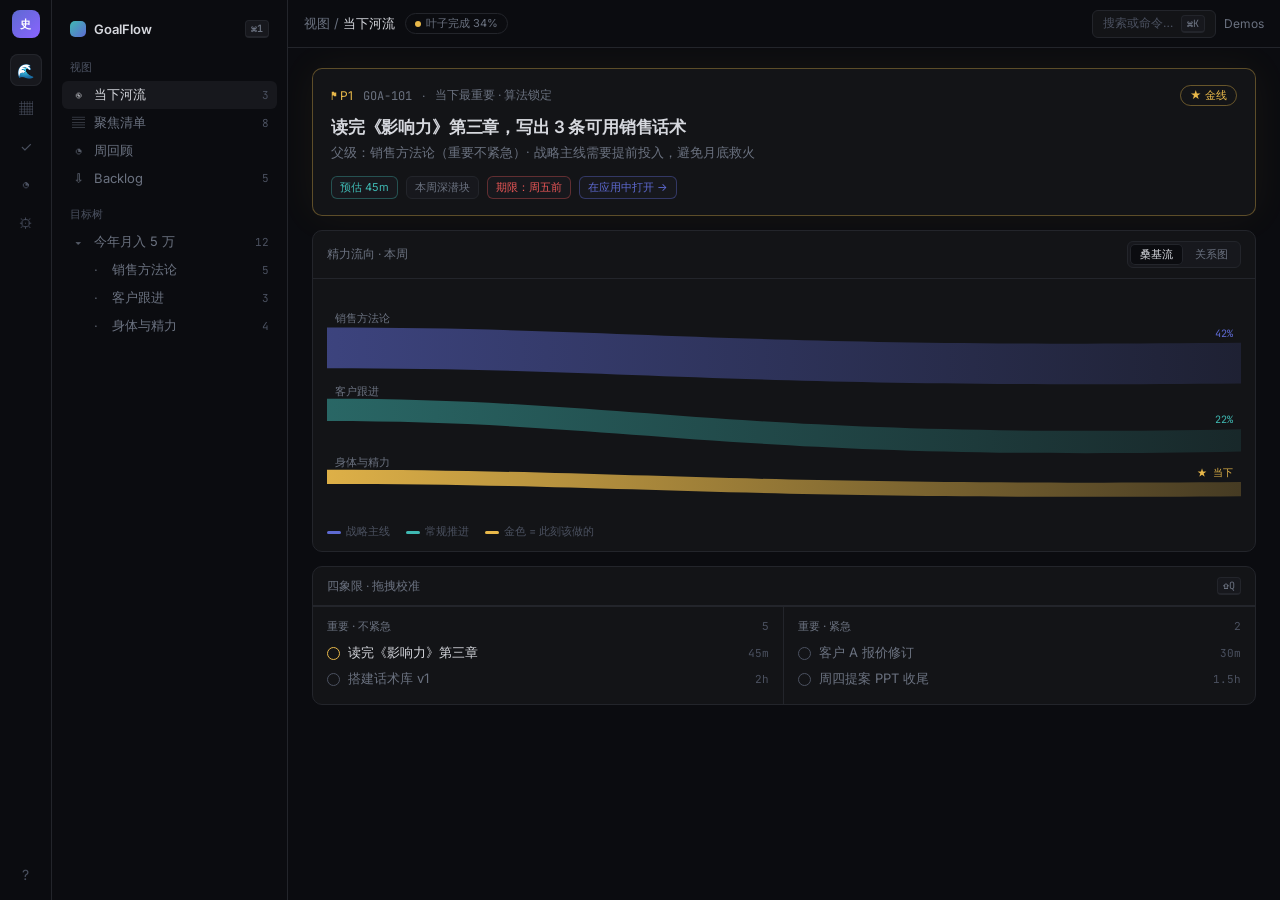
<file: demos/01-linear.html>
<!DOCTYPE html>
<html lang="zh-CN">
<head>
<meta charset="UTF-8">
<meta name="viewport" content="width=device-width, initial-scale=1.0">
<title>01 Linear 风 · GoalFlow</title>
<link href="https://fonts.googleapis.com/css2?family=Inter:wght@400;500;600;700&family=JetBrains+Mono:wght@400;500&display=swap" rel="stylesheet">
<style>
:root{--bg:#0b0c10;--panel:#131417;--panel2:#17181d;--line:#23252b;--text:#d6d8de;--muted:#6b7280;--dim:#4b5160;--iris:#5e6ad2;--gold:#e8b84a;--teal:#3fb9b3;--red:#eb5757}
*{box-sizing:border-box;margin:0;padding:0}
body{font-family:Inter,-apple-system,sans-serif;background:var(--bg);color:var(--text);font-size:13px;height:100vh;display:flex;overflow:hidden}
/* icon rail */
.rail{width:52px;border-right:1px solid var(--line);display:flex;flex-direction:column;align-items:center;padding:10px 0;gap:6px;flex-shrink:0}
.rail .av{width:28px;height:28px;border-radius:8px;background:linear-gradient(135deg,var(--iris),#8a63ff);display:grid;place-items:center;font-weight:700;font-size:11px;color:#fff;margin-bottom:10px}
.ric{width:32px;height:32px;border-radius:8px;display:grid;place-items:center;color:var(--dim);font-size:14px;cursor:default}
.ric.on{background:var(--panel2);color:var(--text);box-shadow:inset 0 0 0 1px var(--line)}
.rail .bottom{margin-top:auto}
/* sidebar */
.side{width:236px;border-right:1px solid var(--line);padding:14px 10px;flex-shrink:0;overflow:auto}
.ws{display:flex;align-items:center;gap:8px;padding:6px 8px;border-radius:6px;font-weight:600;font-size:13px}
.ws .dot{width:16px;height:16px;border-radius:5px;background:linear-gradient(135deg,var(--teal),var(--iris))}
.ws kbd{margin-left:auto}
.slabel{font-size:11px;color:var(--dim);padding:16px 8px 6px;font-weight:500}
.si{display:flex;align-items:center;gap:8px;padding:5px 8px;border-radius:6px;color:var(--muted);cursor:default;font-size:13px}
.si.on{background:var(--panel2);color:var(--text)}
.si .ico{width:16px;text-align:center;opacity:.8}
.si .n{margin-left:auto;font-family:"JetBrains Mono",monospace;font-size:11px;color:var(--dim)}
/* main */
.main{flex:1;display:flex;flex-direction:column;min-width:0}
.topbar{height:48px;border-bottom:1px solid var(--line);display:flex;align-items:center;gap:10px;padding:0 16px;flex-shrink:0}
.crumb{color:var(--muted)}.crumb b{color:var(--text);font-weight:500}
.topbar .right{margin-left:auto;display:flex;gap:8px;align-items:center}
.cmdk{display:flex;align-items:center;gap:8px;border:1px solid var(--line);border-radius:6px;padding:4px 10px;color:var(--dim);font-size:12px;background:var(--panel)}
kbd{font-family:"JetBrains Mono",monospace;font-size:10px;border:1px solid var(--line);border-bottom-width:2px;border-radius:4px;padding:1px 5px;color:var(--muted);background:var(--panel2)}
.content{flex:1;overflow:auto;padding:20px 24px}
.maxw{max-width:960px;margin:0 auto;display:flex;flex-direction:column;gap:14px}
/* hero issue card */
.issue{background:var(--panel);border:1px solid rgba(232,184,74,.35);border-radius:10px;padding:16px 18px;box-shadow:0 0 40px rgba(232,184,74,.06)}
.issue .head{display:flex;align-items:center;gap:10px;font-size:12px;color:var(--muted)}
.id{font-family:"JetBrains Mono",monospace;color:var(--muted)}
.flag{color:var(--gold)}
.pill{display:inline-flex;align-items:center;gap:5px;border:1px solid var(--line);border-radius:99px;padding:2px 9px;font-size:11px;color:var(--muted)}
.pill .d{width:6px;height:6px;border-radius:50%;background:var(--gold)}
.pill.gold{border-color:rgba(232,184,74,.4);color:var(--gold)}
.issue h1{font-size:17px;font-weight:600;margin:10px 0 6px;letter-spacing:-.01em}
.issue .sub{color:var(--muted);font-size:12.5px}
.issue .foot{display:flex;gap:8px;margin-top:14px;flex-wrap:wrap}
.chip{font-size:11px;border:1px solid var(--line);border-radius:6px;padding:3px 8px;color:var(--muted);background:var(--panel2)}
.chip.hot{color:var(--red);border-color:rgba(235,87,87,.35)}
.chip.teal{color:var(--teal);border-color:rgba(63,185,179,.35)}
/* panels */
.panel{background:var(--panel);border:1px solid var(--line);border-radius:10px}
.phead{display:flex;align-items:center;gap:6px;padding:10px 14px;border-bottom:1px solid var(--line);font-size:12px;color:var(--muted)}
.phead .tabs{margin-left:auto;display:flex;gap:2px;background:var(--panel2);border:1px solid var(--line);border-radius:6px;padding:2px}
.phead .tabs span{padding:3px 10px;border-radius:5px;font-size:11px}
.phead .tabs .on{background:var(--bg);color:var(--text);box-shadow:inset 0 0 0 1px var(--line)}
.sankey{padding:8px 14px 14px}
.legend{display:flex;gap:16px;padding:0 14px 12px;font-size:11px;color:var(--dim)}
.legend i{display:inline-block;width:14px;height:3px;border-radius:2px;margin-right:5px;vertical-align:middle}
/* quadrant list */
.qrow{display:grid;grid-template-columns:1fr 1fr;gap:0}
.qcell{padding:12px 14px;border-top:1px solid var(--line)}
.qcell:first-child{border-right:1px solid var(--line)}
.qcell .qt{font-size:11px;color:var(--dim);margin-bottom:6px;display:flex;justify-content:space-between}
.qcell .qt b{color:var(--muted);font-weight:500}
.task{display:flex;align-items:center;gap:8px;padding:4px 0;color:var(--muted)}
.task .cb{width:13px;height:13px;border:1.5px solid var(--dim);border-radius:50%;flex-shrink:0}
.task.gold{color:var(--text)}
.task.gold .cb{border-color:var(--gold)}
.task .est{margin-left:auto;font-family:"JetBrains Mono",monospace;font-size:11px;color:var(--dim)}
a.app{color:var(--iris);text-decoration:none}
a.app:hover{text-decoration:underline}
.back{color:var(--muted);text-decoration:none;font-size:12px}
.back:hover{color:var(--text)}
</style>
</head>
<body>
<nav class="rail">
  <div class="av">史</div>
  <div class="ric on">🌊</div><div class="ric">▦</div><div class="ric">✓</div><div class="ric">◔</div><div class="ric">⚙</div>
  <div class="ric bottom">?</div>
</nav>
<aside class="side">
  <div class="ws"><span class="dot"></span>GoalFlow<kbd>⌘1</kbd></div>
  <div class="slabel">视图</div>
  <div class="si on"><span class="ico">◉</span>当下河流<span class="n">3</span></div>
  <div class="si"><span class="ico">▤</span>聚焦清单<span class="n">8</span></div>
  <div class="si"><span class="ico">◔</span>周回顾</div>
  <div class="si"><span class="ico">⇩</span>Backlog<span class="n">5</span></div>
  <div class="slabel">目标树</div>
  <div class="si"><span class="ico">▾</span>今年月入 5 万<span class="n">12</span></div>
  <div class="si" style="padding-left:26px"><span class="ico">·</span>销售方法论<span class="n">5</span></div>
  <div class="si" style="padding-left:26px"><span class="ico">·</span>客户跟进<span class="n">3</span></div>
  <div class="si" style="padding-left:26px"><span class="ico">·</span>身体与精力<span class="n">4</span></div>
</aside>
<div class="main">
  <div class="topbar">
    <span class="crumb">视图 / <b>当下河流</b></span>
    <span class="pill"><span class="d"></span>叶子完成 34%</span>
    <div class="right">
      <div class="cmdk">搜索或命令… <kbd>⌘K</kbd></div>
      <a class="back" href="index.html">Demos</a>
    </div>
  </div>
  <div class="content"><div class="maxw">
    <section class="issue">
      <div class="head"><span class="flag">⚑ P1</span><span class="id">GOA-101</span><span>·</span><span>当下最重要 · 算法锁定</span><span style="margin-left:auto" class="pill gold">★ 金线</span></div>
      <h1>读完《影响力》第三章，写出 3 条可用销售话术</h1>
      <p class="sub">父级：销售方法论（重要不紧急）· 战略主线需要提前投入，避免月底救火</p>
      <div class="foot">
        <span class="chip teal">预估 45m</span><span class="chip">本周深潜块</span><span class="chip hot">期限：周五前</span>
        <a class="chip app" href="../index.html" style="border-color:rgba(94,106,210,.4);color:var(--iris)">在应用中打开 →</a>
      </div>
    </section>
    <section class="panel">
      <div class="phead">精力流向 · 本周<span class="tabs"><span class="on">桑基流</span><span>关系图</span></span></div>
      <div class="sankey">
        <svg viewBox="0 0 900 220" width="100%" preserveAspectRatio="none" style="display:block">
          <defs>
            <linearGradient id="g1" x1="0" y1="0" x2="1" y2="0"><stop offset="0" stop-color="#5e6ad2" stop-opacity=".55"/><stop offset="1" stop-color="#5e6ad2" stop-opacity=".15"/></linearGradient>
            <linearGradient id="g2" x1="0" y1="0" x2="1" y2="0"><stop offset="0" stop-color="#3fb9b3" stop-opacity=".5"/><stop offset="1" stop-color="#3fb9b3" stop-opacity=".12"/></linearGradient>
            <linearGradient id="g3" x1="0" y1="0" x2="1" y2="0"><stop offset="0" stop-color="#e8b84a"/><stop offset="1" stop-color="#e8b84a" stop-opacity=".25"/></linearGradient>
          </defs>
          <path d="M0,40 C300,40 400,60 900,55 L900,95 C400,100 300,80 0,80 Z" fill="url(#g1)"/>
          <path d="M0,110 C300,110 400,150 900,140 L900,162 C400,172 300,132 0,132 Z" fill="url(#g2)"/>
          <path d="M0,180 C300,180 400,196 900,192 L900,206 C400,210 300,194 0,194 Z" fill="url(#g3)" opacity=".95"/>
          <g font-family="Inter" font-size="11" fill="#6b7280"><text x="8" y="34">销售方法论</text><text x="8" y="106">客户跟进</text><text x="8" y="176">身体与精力</text></g>
          <text x="892" y="49" text-anchor="end" font-family="JetBrains Mono" font-size="10" fill="#5e6ad2">42%</text>
          <text x="892" y="134" text-anchor="end" font-family="JetBrains Mono" font-size="10" fill="#3fb9b3">22%</text>
          <text x="892" y="186" text-anchor="end" font-family="JetBrains Mono" font-size="10" fill="#e8b84a">★ 当下</text>
        </svg>
      </div>
      <div class="legend"><span><i style="background:#5e6ad2"></i>战略主线</span><span><i style="background:#3fb9b3"></i>常规推进</span><span><i style="background:#e8b84a"></i>金色 = 此刻该做的</span></div>
    </section>
    <section class="panel">
      <div class="phead">四象限 · 拖拽校准<kbd style="margin-left:auto">⇧Q</kbd></div>
      <div class="qrow">
        <div class="qcell"><div class="qt"><b>重要 · 不紧急</b><span>5</span></div>
          <div class="task gold"><span class="cb"></span>读完《影响力》第三章<span class="est">45m</span></div>
          <div class="task"><span class="cb"></span>搭建话术库 v1<span class="est">2h</span></div>
        </div>
        <div class="qcell"><div class="qt"><b>重要 · 紧急</b><span>2</span></div>
          <div class="task"><span class="cb"></span>客户 A 报价修订<span class="est">30m</span></div>
          <div class="task"><span class="cb"></span>周四提案 PPT 收尾<span class="est">1.5h</span></div>
        </div>
      </div>
    </section>
  </div></div>
</div>
</body>
</html>
</file>
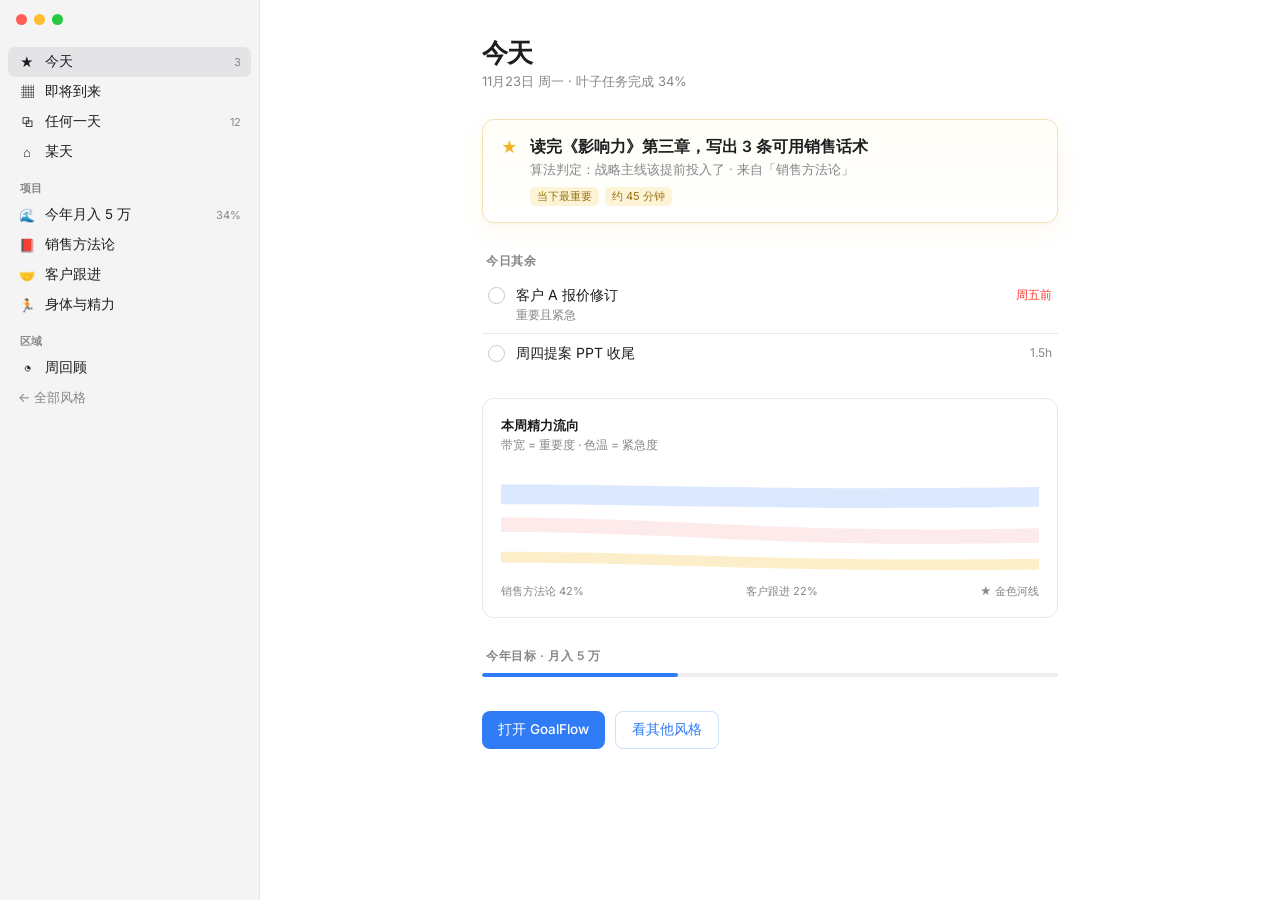
<file: demos/02-things.html>
<!DOCTYPE html>
<html lang="zh-CN">
<head>
<meta charset="UTF-8">
<meta name="viewport" content="width=device-width, initial-scale=1.0">
<title>02 Things 风 · GoalFlow</title>
<link href="https://fonts.googleapis.com/css2?family=Inter:wght@400;500;600;700&display=swap" rel="stylesheet">
<style>
:root{--bg:#ffffff;--side:#f4f4f5;--line:#e8e8ea;--text:#1d1d1f;--muted:#86868b;--blue:#2f7cf6;--gold:#f0b429;--red:#ff3b30}
*{box-sizing:border-box;margin:0;padding:0}
body{font-family:Inter,-apple-system,"SF Pro Text",sans-serif;background:var(--bg);color:var(--text);height:100vh;display:flex;overflow:hidden;font-size:14px}
/* mac sidebar */
.side{width:260px;background:var(--side);border-right:1px solid var(--line);display:flex;flex-direction:column;flex-shrink:0}
.lights{display:flex;gap:7px;padding:14px 16px}
.lights i{width:11px;height:11px;border-radius:50%}
.lights i:nth-child(1){background:#ff5f57}.lights i:nth-child(2){background:#febc2e}.lights i:nth-child(3){background:#28c840}
.snav{padding:8px}
.si{display:flex;align-items:center;gap:9px;padding:6px 10px;border-radius:7px;color:var(--text);font-size:13.5px}
.si.on{background:#e4e4e7}
.si .ic{width:18px;text-align:center;font-size:13px}
.si .n{margin-left:auto;font-size:11px;color:var(--muted)}
.slabel{font-size:11px;color:var(--muted);padding:14px 12px 4px;font-weight:600;letter-spacing:.02em}
/* main */
.main{flex:1;overflow:auto}
.inner{max-width:640px;margin:0 auto;padding:36px 32px 80px}
.crumbs{display:flex;justify-content:space-between;align-items:center;margin-bottom:4px}
.back{font-size:13px;color:var(--muted);text-decoration:none}
h1{font-size:26px;font-weight:700;letter-spacing:-.02em;margin-bottom:2px}
.date{color:var(--muted);font-size:13px;margin-bottom:28px}
/* hero starred task */
.hero{display:flex;gap:12px;align-items:flex-start;background:linear-gradient(180deg,#fffdf6,#fff);border:1px solid #f3e3b3;border-radius:12px;padding:16px 18px;margin-bottom:30px;box-shadow:0 1px 3px rgba(0,0,0,.04),0 8px 24px rgba(240,180,41,.08)}
.hero .star{color:var(--gold);font-size:16px;line-height:1.4}
.hero .t{font-size:15.5px;font-weight:600;line-height:1.45}
.hero .s{font-size:12.5px;color:var(--muted);margin-top:4px}
.hero .tag{display:inline-block;font-size:11px;color:#9a7412;background:#fdf3d7;border-radius:5px;padding:2px 7px;margin-top:8px;margin-right:6px}
/* task rows */
.group{margin-bottom:26px}
.gt{font-size:12px;font-weight:600;color:var(--muted);text-transform:uppercase;letter-spacing:.05em;margin-bottom:6px;padding-left:4px}
.row{display:flex;align-items:flex-start;gap:11px;padding:9px 6px;border-bottom:1px solid var(--line)}
.row:last-child{border-bottom:none}
.cb{width:17px;height:17px;border:1.5px solid #c7c7cc;border-radius:50%;margin-top:2px;flex-shrink:0}
.row.gold .cb{border-color:var(--gold)}
.row .tt{line-height:1.4}
.row .ss{font-size:12px;color:var(--muted);margin-top:2px}
.row .meta{margin-left:auto;font-size:12px;color:var(--muted);white-space:nowrap;padding-top:2px}
.row .meta.hot{color:var(--red)}
/* sankey block */
.flowcard{border:1px solid var(--line);border-radius:12px;padding:18px;margin:6px 0 30px}
.flowcard .ft{font-size:13px;font-weight:600;margin-bottom:2px}
.flowcard .fs{font-size:12px;color:var(--muted);margin-bottom:8px}
.seg{display:flex;font-size:11px;color:var(--muted);justify-content:space-between;margin-top:6px}
.btn{display:inline-flex;align-items:center;gap:6px;background:var(--blue);color:#fff;border-radius:8px;padding:9px 16px;font-size:13.5px;font-weight:500;text-decoration:none}
.btn.ghost{background:transparent;color:var(--blue);border:1px solid #cfe0fc}
.ctas{display:flex;gap:10px;margin-top:34px}
.progress{height:4px;background:#eee;border-radius:2px;overflow:hidden;margin-top:8px}
.progress i{display:block;height:100%;width:34%;background:var(--blue);border-radius:2px}
</style>
</head>
<body>
<aside class="side">
  <div class="lights"><i></i><i></i><i></i></div>
  <nav class="snav">
    <div class="si on"><span class="ic">★</span>今天<span class="n">3</span></div>
    <div class="si"><span class="ic">▦</span>即将到来</div>
    <div class="si"><span class="ic">⧉</span>任何一天<span class="n">12</span></div>
    <div class="si"><span class="ic">⌂</span>某天</div>
    <div class="slabel">项目</div>
    <div class="si"><span class="ic">🌊</span>今年月入 5 万<span class="n">34%</span></div>
    <div class="si"><span class="ic">📕</span>销售方法论</div>
    <div class="si"><span class="ic">🤝</span>客户跟进</div>
    <div class="si"><span class="ic">🏃</span>身体与精力</div>
    <div class="slabel">区域</div>
    <div class="si"><span class="ic">◔</span>周回顾</div>
    <div class="si"><a class="back" href="index.html" style="padding:0">← 全部风格</a></div>
  </nav>
</aside>
<main class="main"><div class="inner">
  <h1>今天</h1>
  <p class="date">11月23日 周一 · 叶子任务完成 34%</p>
  <section class="hero">
    <span class="star">★</span>
    <div>
      <p class="t">读完《影响力》第三章，写出 3 条可用销售话术</p>
      <p class="s">算法判定：战略主线该提前投入了 · 来自「销售方法论」</p>
      <span class="tag">当下最重要</span><span class="tag">约 45 分钟</span>
    </div>
  </section>
  <section class="group">
    <p class="gt">今日其余</p>
    <div class="row"><span class="cb"></span><div><p class="tt">客户 A 报价修订</p><p class="ss">重要且紧急</p></div><span class="meta hot">周五前</span></div>
    <div class="row"><span class="cb"></span><div><p class="tt">周四提案 PPT 收尾</p></div><span class="meta">1.5h</span></div>
  </section>
  <section class="flowcard">
    <p class="ft">本周精力流向</p>
    <p class="fs">带宽 = 重要度 · 色温 = 紧急度</p>
    <svg viewBox="0 0 600 130" width="100%" preserveAspectRatio="none" style="display:block">
      <path d="M0,25 C200,25 300,32 600,28 L600,50 C300,54 200,47 0,47 Z" fill="#dce8fd"/>
      <path d="M0,62 C200,62 300,80 600,74 L600,90 C300,96 200,78 0,78 Z" fill="#fdeaea"/>
      <path d="M0,100 C200,100 300,112 600,108 L600,120 C300,124 200,112 0,112 Z" fill="#fbeec9"/>
    </svg>
    <div class="seg"><span>销售方法论 42%</span><span>客户跟进 22%</span><span>★ 金色河线</span></div>
  </section>
  <section class="group">
    <p class="gt">今年目标 · 月入 5 万</p>
    <div class="progress"><i></i></div>
  </section>
  <div class="ctas">
    <a class="btn" href="../index.html">打开 GoalFlow</a>
    <a class="btn ghost" href="index.html">看其他风格</a>
  </div>
</div></main>
</body>
</html>
</file>
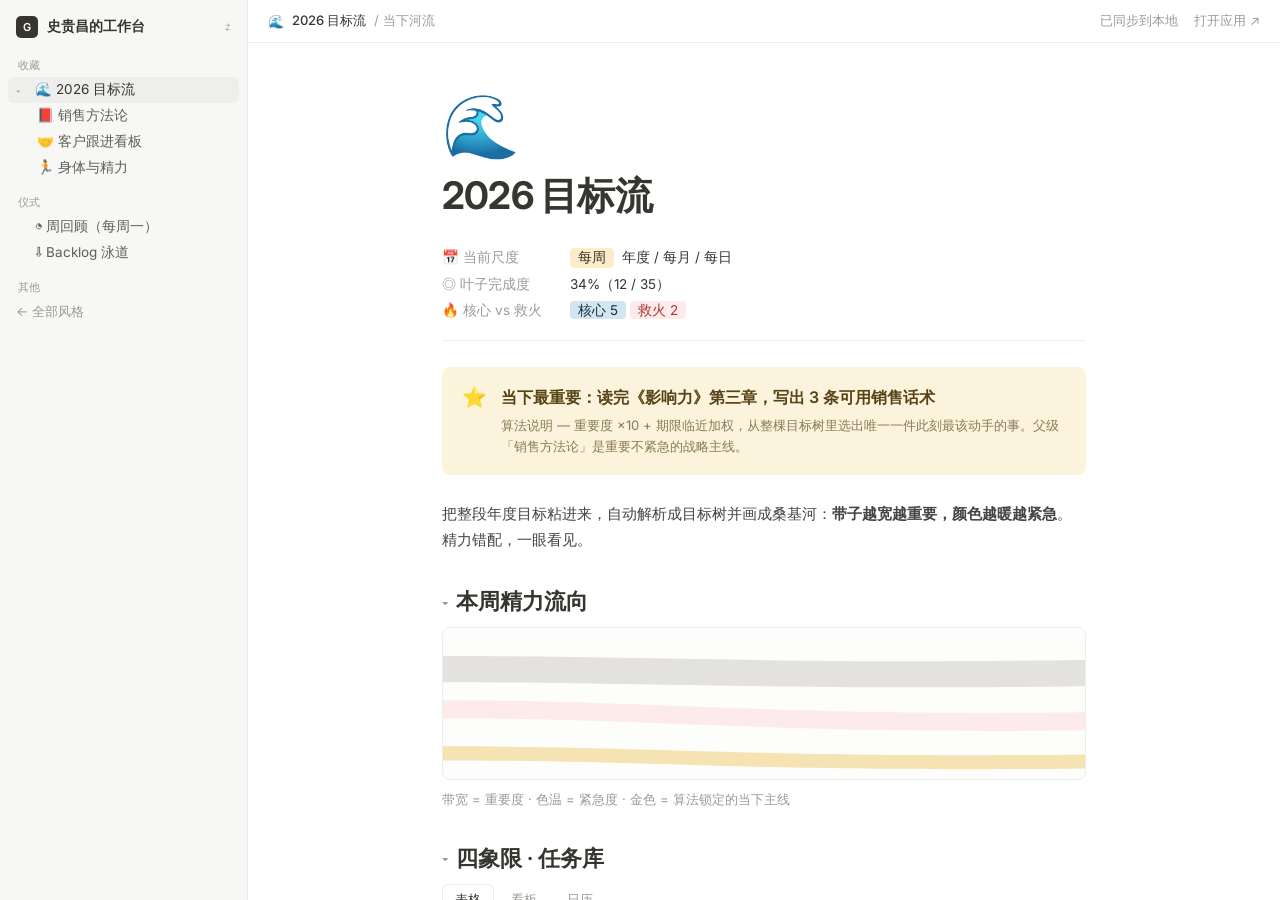
<file: demos/03-notion.html>
<!DOCTYPE html>
<html lang="zh-CN">
<head>
<meta charset="UTF-8">
<meta name="viewport" content="width=device-width, initial-scale=1.0">
<title>03 Notion 风 · GoalFlow</title>
<link href="https://fonts.googleapis.com/css2?family=Inter:wght@400;500;600;700&display=swap" rel="stylesheet">
<style>
:root{--bg:#fff;--side:#f7f7f5;--line:#ededeb;--text:#37352f;--muted:#9b9a97;--gold:#9a6a00;--goldbg:#fbf3db;--red:#eb5757;--blue:#337ea9}
*{box-sizing:border-box;margin:0;padding:0}
body{font-family:Inter,ui-sans-serif,-apple-system,sans-serif;background:var(--bg);color:var(--text);height:100vh;display:flex;overflow:hidden;font-size:14px}
.side{width:248px;background:var(--side);border-right:1px solid var(--line);padding:10px 8px;flex-shrink:0;overflow:auto}
.ws{display:flex;align-items:center;gap:9px;padding:6px 8px;border-radius:6px;font-weight:600;font-size:13.5px}
.ws .lg{width:22px;height:22px;border-radius:5px;background:#37352f;color:#fff;display:grid;place-items:center;font-size:11px}
.ws .chk{margin-left:auto;color:var(--muted);font-weight:400;font-size:11px}
.si{display:flex;align-items:center;gap:7px;padding:4px 8px;border-radius:6px;color:#5f5e5b;font-size:13.5px;cursor:default}
.si .tw{color:var(--muted);font-size:9px;width:12px}
.si:hover{background:#eeeeec}
.si.on{background:#eeeeec;color:var(--text)}
.sl{font-size:11px;color:var(--muted);padding:14px 10px 4px;font-weight:500}
.main{flex:1;overflow:auto}
.dochead{display:flex;align-items:center;gap:8px;padding:12px 20px;font-size:13px;color:var(--muted);border-bottom:1px solid var(--line)}
.dochead b{color:var(--text);font-weight:500}
.dochead .r{margin-left:auto;display:flex;gap:16px;font-size:13px;align-items:center}
.dochead a{color:var(--muted);text-decoration:none}
.doc{max-width:708px;margin:0 auto;padding:52px 32px 120px}
.emoji{font-size:62px;line-height:1;margin-bottom:14px}
h1{font-size:38px;font-weight:700;letter-spacing:-.02em;margin-bottom:10px}
.props{border-bottom:1px solid var(--line);padding:12px 0 16px;margin-bottom:26px}
.prop{display:flex;align-items:center;gap:8px;font-size:13.5px;padding:4px 0;color:var(--muted)}
.prop .k{width:120px;flex-shrink:0}
.prop .v{color:var(--text)}
.sel{background:#fdecc8;color:#9a6a00;border-radius:4px;padding:1px 8px}
.sel.b{background:#d3e5ef;color:#183347}
.sel.r{background:#fdebec;color:#a33}
/* callout = hero */
.callout{display:flex;gap:14px;background:var(--goldbg);border-radius:8px;padding:18px 20px;margin:0 0 26px}
.callout .ic{font-size:20px}
.callout .ct{font-size:16px;font-weight:600;color:#574315;line-height:1.5}
.callout .cs{font-size:13px;color:#8a7a55;margin-top:6px;line-height:1.6}
/* toggle / headings */
h2{font-size:22px;font-weight:600;margin:34px 0 10px;display:flex;align-items:center;gap:8px}
h2 .tw{font-size:12px;color:var(--muted)}
p.body{line-height:1.75;color:#454440;font-size:15px;margin-bottom:10px}
.hint{color:var(--muted);font-size:13px;line-height:1.7}
/* table view */
table{width:100%;border-collapse:collapse;font-size:13.5px;margin-top:8px}
th{font-size:12px;color:var(--muted);font-weight:500;text-align:left;padding:8px 10px;border:1px solid var(--line);background:#fafafa}
td{padding:9px 10px;border:1px solid var(--line)}
td.gold{background:#fffdf4}
.star{color:#d4a017}
.tabs{display:inline-flex;gap:4px;border-bottom:1px solid var(--line);margin-bottom:-1px}
.tabs span{font-size:13px;padding:6px 12px;color:var(--muted);border:1px solid transparent;border-bottom:none;border-radius:6px 6px 0 0}
.tabs .on{color:var(--text);border-color:var(--line);background:#fff;font-weight:500}
a.app{color:var(--blue);text-decoration:none;border-bottom:1px solid rgba(51,126,169,.3)}
</style>
</head>
<body>
<aside class="side">
  <div class="ws"><span class="lg">G</span>史贵昌的工作台<span class="chk">⇄</span></div>
  <div class="sl">收藏</div>
  <div class="si on"><span class="tw">▾</span>🌊 2026 目标流</div>
  <div class="si" style="padding-left:29px">📕 销售方法论</div>
  <div class="si" style="padding-left:29px">🤝 客户跟进看板</div>
  <div class="si" style="padding-left:29px">🏃 身体与精力</div>
  <div class="sl">仪式</div>
  <div class="si"><span class="tw"></span>◔ 周回顾（每周一）</div>
  <div class="si"><span class="tw"></span>⇩ Backlog 泳道</div>
  <div class="sl">其他</div>
  <div class="si"><a href="index.html" style="color:var(--muted);text-decoration:none;font-size:13px">← 全部风格</a></div>
</aside>
<main class="main">
  <div class="dochead"><span>🌊</span><b>2026 目标流</b><span>/ 当下河流</span><div class="r"><span>已同步到本地</span><a href="../index.html">打开应用 ↗</a></div></div>
  <div class="doc">
    <div class="emoji">🌊</div>
    <h1>2026 目标流</h1>
    <div class="props">
      <div class="prop"><span class="k">📅 当前尺度</span><span class="v sel">每周</span><span class="v">年度 / 每月 / 每日</span></div>
      <div class="prop"><span class="k">◎ 叶子完成度</span><span class="v">34%（12 / 35）</span></div>
      <div class="prop"><span class="k">🔥 核心 vs 救火</span><span class="v"><span class="sel b">核心 5</span> <span class="sel r">救火 2</span></span></div>
    </div>
    <div class="callout">
      <span class="ic">⭐</span>
      <div>
        <p class="ct">当下最重要：读完《影响力》第三章，写出 3 条可用销售话术</p>
        <p class="cs">算法说明 — 重要度 ×10 + 期限临近加权，从整棵目标树里选出唯一一件此刻最该动手的事。父级「销售方法论」是重要不紧急的战略主线。</p>
      </div>
    </div>
    <p class="body">把整段年度目标粘进来，自动解析成目标树并画成桑基河：<b>带子越宽越重要，颜色越暖越紧急</b>。精力错配，一眼看见。</p>
    <h2><span class="tw">▾</span>本周精力流向</h2>
    <svg viewBox="0 0 640 150" width="100%" preserveAspectRatio="none" style="display:block;border:1px solid var(--line);border-radius:8px;background:#fdfdfc">
      <path d="M0,28 C220,28 320,36 640,32 L640,58 C320,62 220,54 0,54 Z" fill="#e3e2de"/>
      <path d="M0,72 C220,72 320,88 640,84 L640,102 C320,106 220,90 0,90 Z" fill="#fdebec"/>
      <path d="M0,118 C220,118 320,130 640,126 L640,140 C320,144 220,132 0,132 Z" fill="#f6e3b4"/>
    </svg>
    <p class="hint" style="margin-top:8px">带宽 = 重要度 · 色温 = 紧急度 · 金色 = 算法锁定的当下主线</p>
    <h2><span class="tw">▾</span>四象限 · 任务库</h2>
    <div class="tabs"><span class="on">表格</span><span>看板</span><span>日历</span></div>
    <table>
      <tr><th style="width:36%">任务</th><th>象限</th><th>预估</th><th>期限</th><th></th></tr>
      <tr><td class="gold"><span class="star">★</span> 读完《影响力》第三章</td><td><span class="sel b">重要不紧急</span></td><td>45m</td><td>周五前</td><td>⋯</td></tr>
      <tr><td>客户 A 报价修订</td><td><span class="sel r">重要且紧急</span></td><td>30m</td><td>明天</td><td>⋯</td></tr>
      <tr><td>搭建话术库 v1</td><td><span class="sel b">重要不紧急</span></td><td>2h</td><td>本月</td><td>⋯</td></tr>
      <tr><td>整理发票报销</td><td>紧急不重要</td><td>20m</td><td>本周</td><td>⋯</td></tr>
    </table>
    <p class="body" style="margin-top:26px">→ <a class="app" href="../index.html">在完整应用里拖拽校准</a>，象限、流图、英雄卡实时联动。</p>
  </div>
</main>
</body>
</html>
</file>
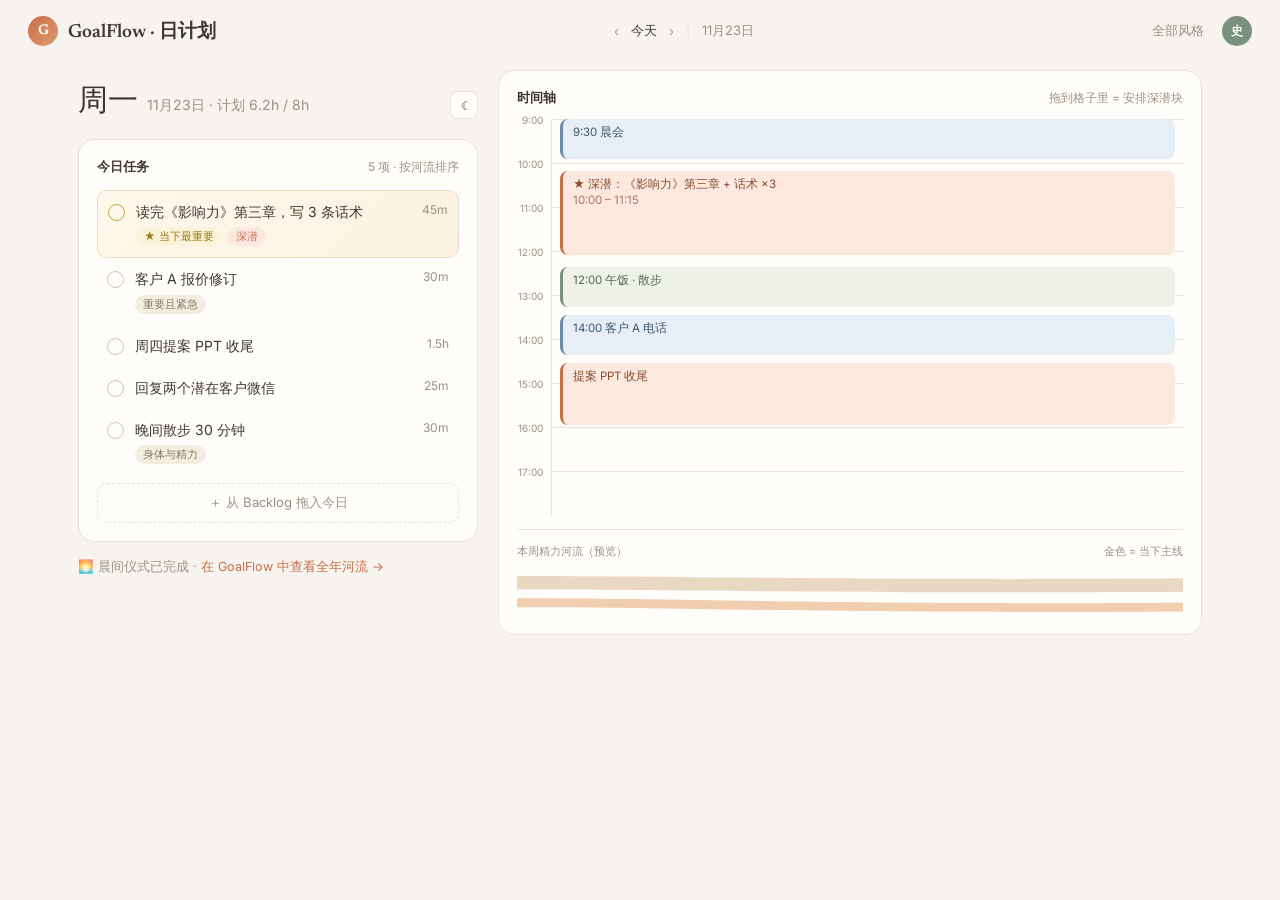
<file: demos/04-sunsama.html>
<!DOCTYPE html>
<html lang="zh-CN">
<head>
<meta charset="UTF-8">
<meta name="viewport" content="width=device-width, initial-scale=1.0">
<title>04 Sunsama 风 · GoalFlow</title>
<link href="https://fonts.googleapis.com/css2?family=Newsreader:opsz,wght@6..72,400;6..72,500;6..72,600&family=Inter:wght@400;500;600&display=swap" rel="stylesheet">
<style>
:root{--bg:#f7f4ef;--panel:#fffdf9;--line:#e9e2d6;--text:#3d3833;--muted:#9c9184;--terra:#c96f4a;--sage:#7a917e;--gold:#c9a227;--blue:#6b8cae}
*{box-sizing:border-box;margin:0;padding:0}
body{font-family:Inter,sans-serif;background:var(--bg);color:var(--text);min-height:100vh;font-size:14px}
.top{display:flex;align-items:center;gap:18px;padding:16px 28px}
.logo{display:flex;align-items:center;gap:10px;font-family:Newsreader,serif;font-size:19px;font-weight:600}
.logo .m{width:30px;height:30px;border-radius:50%;background:linear-gradient(135deg,var(--terra),#e09a6d);display:grid;place-items:center;color:#fff;font-size:14px}
.top .mid{margin:0 auto;display:flex;align-items:center;gap:12px;color:var(--muted);font-size:13px}
.top .mid b{color:var(--text);font-weight:500}
.av{width:30px;height:30px;border-radius:50%;background:var(--sage);color:#fff;display:grid;place-items:center;font-size:12px;font-weight:600}
.back{font-size:12.5px;color:var(--muted);text-decoration:none}
.shell{max-width:1180px;margin:0 auto;padding:8px 28px 60px;display:grid;grid-template-columns:400px 1fr;gap:20px}
@media(max-width:900px){.shell{grid-template-columns:1fr}}
.datebar{display:flex;align-items:baseline;gap:10px;margin:10px 0 18px}
.datebar h1{font-family:Newsreader,serif;font-size:30px;font-weight:500;letter-spacing:-.01em}
.datebar .dow{color:var(--muted);font-size:14px}
.datebar .nav{margin-left:auto;display:flex;gap:6px}
.datebar .nav span{width:28px;height:28px;border:1px solid var(--line);border-radius:8px;display:grid;place-items:center;color:var(--muted);background:var(--panel)}
/* task column */
.tcol{background:var(--panel);border:1px solid var(--line);border-radius:16px;padding:18px}
.tcol .h{display:flex;justify-content:space-between;align-items:center;margin-bottom:14px}
.tcol .h b{font-size:13px;font-weight:600}
.tcol .h span{font-size:12px;color:var(--muted)}
.tk{display:flex;gap:11px;padding:11px 10px;border-radius:10px;align-items:flex-start}
.tk:hover{background:#faf6ee}
.tk .cb{width:17px;height:17px;border:1.5px solid #cfc4b2;border-radius:50%;margin-top:2px;flex-shrink:0}
.tk .tt{font-size:14px;line-height:1.45}
.tk .ss{display:flex;gap:6px;margin-top:5px;flex-wrap:wrap}
.ch{font-size:11px;padding:2px 8px;border-radius:99px;background:#f3ede1;color:#8a7a63}
.ch.terra{background:#fbe9e0;color:var(--terra)}
.ch.gold{background:#faf3d9;color:#9a7a12}
.tk .est{margin-left:auto;font-size:12px;color:var(--muted);white-space:nowrap}
.tk.hero{background:linear-gradient(135deg,#fdf8ec,#fbf1df);border:1px solid #eadfc4}
.tk.hero .cb{border-color:var(--gold)}
.add{margin-top:8px;padding:10px;color:var(--muted);font-size:13px;border:1px dashed var(--line);border-radius:10px;text-align:center}
/* calendar */
.ccol{background:var(--panel);border:1px solid var(--line);border-radius:16px;padding:18px;display:flex;flex-direction:column}
.ccol .h{display:flex;justify-content:space-between;align-items:center;margin-bottom:12px}
.ccol .h b{font-size:13px;font-weight:600}
.grid7{display:grid;grid-template-columns:34px 1fr;gap:0;flex:1}
.hours{display:flex;flex-direction:column}
.hours span{height:44px;font-size:10px;color:var(--muted);text-align:right;padding-right:8px;transform:translateY(-5px)}
.lanes{position:relative;border-left:1px solid var(--line);background:repeating-linear-gradient(0deg,transparent,transparent 43px,var(--line) 43px,var(--line) 44px)}
.block{position:absolute;left:8px;right:8px;border-radius:8px;padding:6px 10px;font-size:11.5px;line-height:1.35}
.block.deep{background:#fbe9e0;border-left:3px solid var(--terra);color:#8c4a2f}
.block.meet{background:#e7eef5;border-left:3px solid var(--blue);color:#3f5a75}
.block.admin{background:#eef1e8;border-left:3px solid var(--sage);color:#55684a}
/* energy river */
.energy{margin-top:14px;padding-top:14px;border-top:1px solid var(--line)}
.energy .et{font-size:11px;color:var(--muted);margin-bottom:6px;display:flex;justify-content:space-between}
</style>
</head>
<body>
<header class="top">
  <div class="logo"><span class="m">G</span>GoalFlow · 日计划</div>
  <div class="mid"><span>‹</span><b>今天</b><span>›</span><span style="color:var(--line)">|</span><span>11月23日</span></div>
  <a class="back" href="index.html">全部风格</a>
  <div class="av">史</div>
</header>
<div class="shell">
  <div>
    <div class="datebar"><h1>周一</h1><span class="dow">11月23日 · 计划 6.2h / 8h</span><div class="nav"><span>☾</span></div></div>
    <div class="tcol">
      <div class="h"><b>今日任务</b><span>5 项 · 按河流排序</span></div>
      <div class="tk hero"><span class="cb"></span><div><p class="tt">读完《影响力》第三章，写 3 条话术</p><div class="ss"><span class="ch gold">★ 当下最重要</span><span class="ch terra">深潜</span></div></div><span class="est">45m</span></div>
      <div class="tk"><span class="cb"></span><div><p class="tt">客户 A 报价修订</p><div class="ss"><span class="ch">重要且紧急</span></div></div><span class="est">30m</span></div>
      <div class="tk"><span class="cb"></span><div><p class="tt">周四提案 PPT 收尾</p></div><span class="est">1.5h</span></div>
      <div class="tk"><span class="cb"></span><div><p class="tt">回复两个潜在客户微信</p></div><span class="est">25m</span></div>
      <div class="tk"><span class="cb"></span><div><p class="tt">晚间散步 30 分钟</p><div class="ss"><span class="ch">身体与精力</span></div></div><span class="est">30m</span></div>
      <div class="add">＋ 从 Backlog 拖入今日</div>
    </div>
    <p style="margin-top:14px;font-size:12.5px;color:var(--muted);line-height:1.7">🌅 晨间仪式已完成 · <a href="../index.html" style="color:var(--terra);text-decoration:none">在 GoalFlow 中查看全年河流 →</a></p>
  </div>
  <div class="ccol">
    <div class="h"><b>时间轴</b><span style="font-size:12px;color:var(--muted)">拖到格子里 = 安排深潜块</span></div>
    <div class="grid7">
      <div class="hours"><span>9:00</span><span>10:00</span><span>11:00</span><span>12:00</span><span>13:00</span><span>14:00</span><span>15:00</span><span>16:00</span><span>17:00</span></div>
      <div class="lanes" style="height:396px">
        <div class="block meet" style="top:0px;height:40px">9:30 晨会</div>
        <div class="block deep" style="top:52px;height:84px">★ 深潜：《影响力》第三章 + 话术 ×3<span style="opacity:.7"><br>10:00 – 11:15</span></div>
        <div class="block admin" style="top:148px;height:40px">12:00 午饭 · 散步</div>
        <div class="block meet" style="top:196px;height:40px">14:00 客户 A 电话</div>
        <div class="block deep" style="top:244px;height:62px">提案 PPT 收尾</div>
      </div>
    </div>
    <div class="energy">
      <div class="et"><span>本周精力河流（预览）</span><span>金色 = 当下主线</span></div>
      <svg viewBox="0 0 600 46" width="100%" preserveAspectRatio="none" style="display:block">
        <path d="M0,10 C150,10 300,14 600,12 L600,24 C300,26 150,22 0,22 Z" fill="#ead9c2"/>
        <path d="M0,30 C150,30 300,36 600,34 L600,42 C300,44 150,38 0,38 Z" fill="#f0c9a8" opacity=".9"/>
      </svg>
    </div>
  </div>
</div>
</body>
</html>
</file>
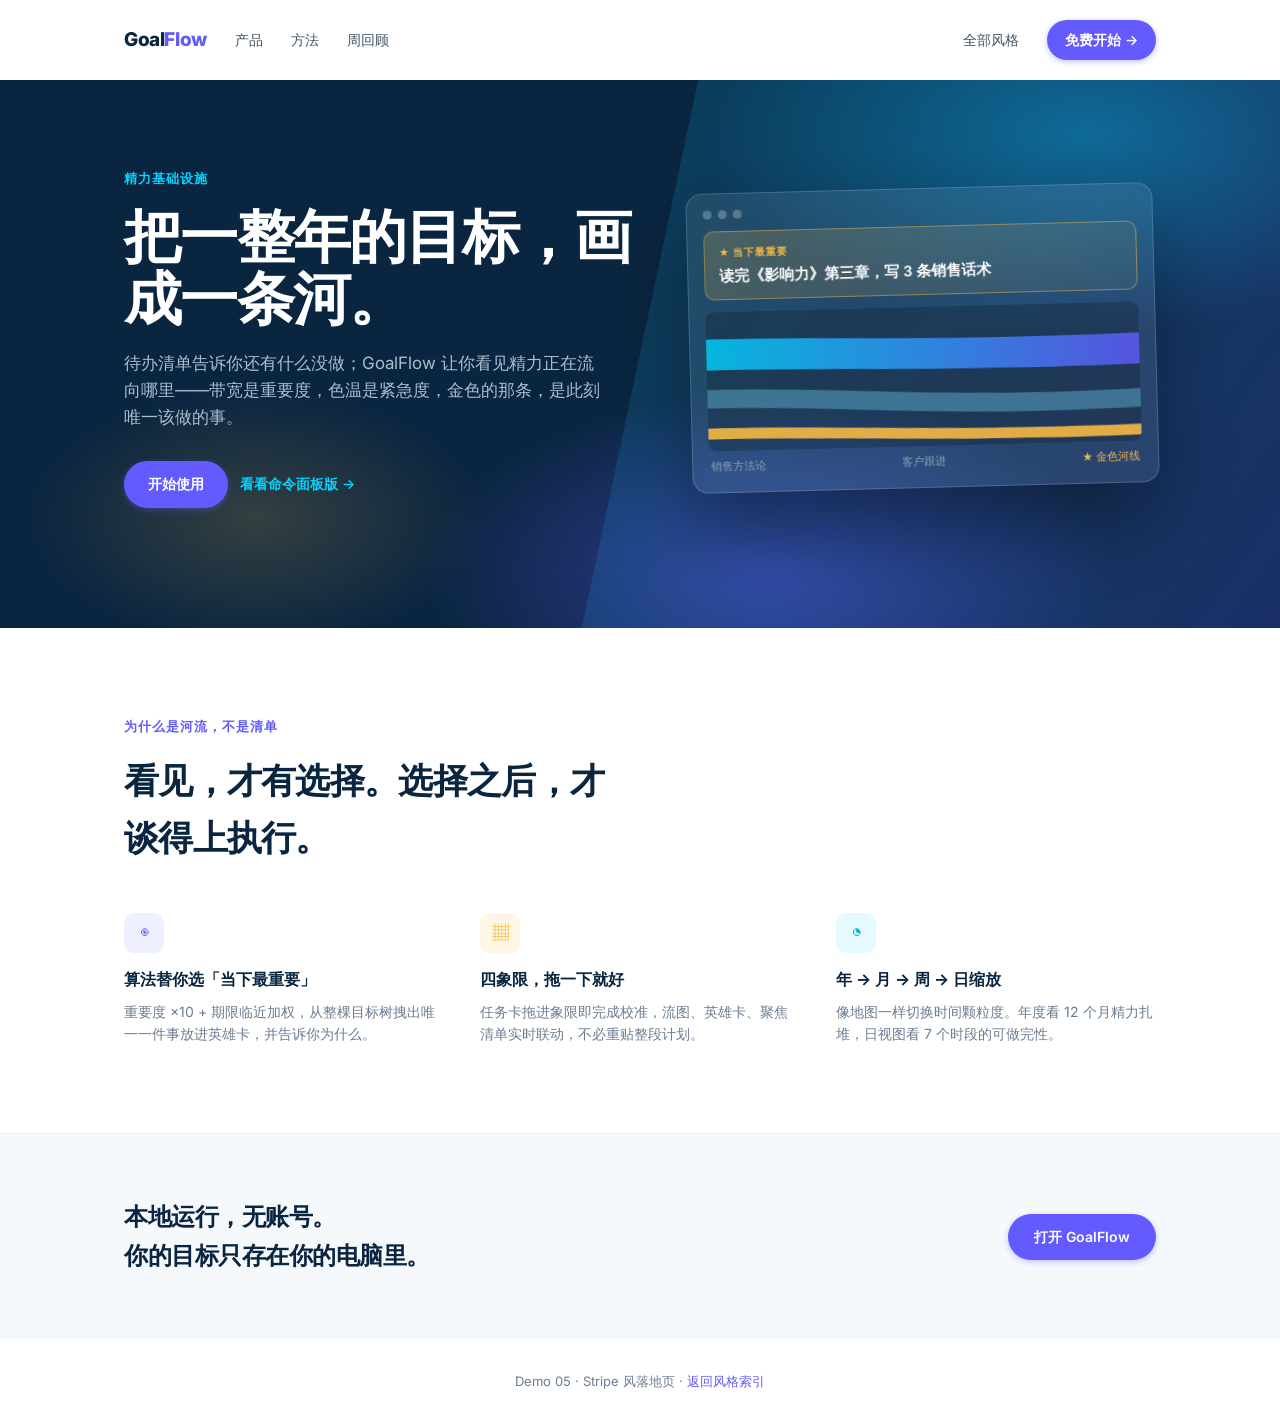
<file: demos/05-stripe.html>
<!DOCTYPE html>
<html lang="zh-CN">
<head>
<meta charset="UTF-8">
<meta name="viewport" content="width=device-width, initial-scale=1.0">
<title>05 Stripe 风 · GoalFlow</title>
<link href="https://fonts.googleapis.com/css2?family=Inter:wght@400;500;600;700;800&display=swap" rel="stylesheet">
<style>
:root{--navy:#0a2540;--ink:#425466;--muted:#6b7c93;--iris:#635bff;--cyan:#00d4ff;--gold:#f5b944;--line:#e6ebf1}
*{box-sizing:border-box;margin:0;padding:0}
body{font-family:Inter,-apple-system,sans-serif;color:var(--ink);background:#fff;font-size:15px;line-height:1.6}
nav{max-width:1080px;margin:0 auto;padding:20px 24px;display:flex;align-items:center;gap:28px}
.logo{font-weight:800;font-size:19px;color:var(--navy);letter-spacing:-.02em}
.logo i{color:var(--iris);font-style:normal}
nav a.n{color:var(--ink);text-decoration:none;font-size:14px;font-weight:500}
nav .grow{flex:1}
.btn{display:inline-block;background:var(--iris);color:#fff;font-weight:600;font-size:14px;padding:9px 18px;border-radius:99px;text-decoration:none;box-shadow:0 2px 6px rgba(99,91,255,.35)}
.btn.ghost{background:transparent;color:var(--navy);box-shadow:none;border:1px solid var(--line)}
/* hero */
.hero{background:var(--navy);color:#fff;position:relative;overflow:hidden}
.hero .bg{position:absolute;inset:0;background:
 radial-gradient(ellipse 50% 60% at 85% 10%,rgba(0,212,255,.35),transparent 60%),
 radial-gradient(ellipse 45% 55% at 60% 90%,rgba(99,91,255,.45),transparent 60%),
 radial-gradient(ellipse 30% 40% at 20% 80%,rgba(245,185,68,.18),transparent 60%)}
.hero .slant{position:absolute;right:-5%;top:-20%;width:55%;height:140%;background:linear-gradient(115deg,rgba(0,212,255,.14),rgba(99,91,255,.2));transform:skewX(-12deg)}
.hero .in{position:relative;max-width:1080px;margin:0 auto;padding:88px 24px 120px;display:grid;grid-template-columns:1.05fr .95fr;gap:48px;align-items:center}
@media(max-width:860px){.hero .in{grid-template-columns:1fr}}
.eyebrow{color:var(--cyan);font-weight:600;font-size:13px;letter-spacing:.08em;text-transform:uppercase;margin-bottom:16px}
h1{font-size:clamp(2.4rem,5vw,3.6rem);font-weight:800;letter-spacing:-.03em;line-height:1.08}
.hero p.sub{color:#adbdcc;font-size:17px;margin:20px 0 30px;max-width:44ch}
.cta{display:flex;gap:12px;align-items:center}
.link-arrow{color:var(--cyan);font-weight:600;font-size:14px;text-decoration:none}
/* product mock */
.mock{background:rgba(255,255,255,.08);border:1px solid rgba(255,255,255,.16);border-radius:16px;backdrop-filter:blur(12px);padding:16px;transform:rotate(-1.5deg);box-shadow:0 40px 80px rgba(0,0,0,.35)}
.mock .bar{display:flex;gap:6px;margin-bottom:12px}
.mock .bar i{width:9px;height:9px;border-radius:50%;background:rgba(255,255,255,.25)}
.mock .hero-task{background:linear-gradient(135deg,rgba(245,185,68,.2),rgba(245,185,68,.06));border:1px solid rgba(245,185,68,.45);border-radius:10px;padding:12px 14px;margin-bottom:12px}
.mock .hero-task .l{font-size:10px;color:var(--gold);letter-spacing:.1em;font-weight:700}
.mock .hero-task .t{font-size:14.5px;font-weight:600;color:#fff;margin-top:4px}
.mock svg{display:block;border-radius:8px;background:rgba(0,0,0,.2)}
.mock .sc{display:flex;justify-content:space-between;font-size:10.5px;color:#8fa3b8;margin-top:8px;padding:0 2px}
/* features */
.feat{max-width:1080px;margin:0 auto;padding:88px 24px}
.feat h2{color:var(--navy);font-size:clamp(1.6rem,3vw,2.2rem);font-weight:800;letter-spacing:-.02em;max-width:22ch}
.feat .grid{display:grid;grid-template-columns:repeat(3,1fr);gap:36px;margin-top:48px}
@media(max-width:760px){.feat .grid{grid-template-columns:1fr}}
.fi .ic{width:40px;height:40px;border-radius:10px;display:grid;place-items:center;font-size:17px;margin-bottom:14px}
.fi h3{color:var(--navy);font-size:16px;font-weight:700;margin-bottom:8px}
.fi p{font-size:14px;color:var(--muted)}
.i1{background:#eef0ff;color:var(--iris)}.i2{background:#fff6e5;color:var(--gold)}.i3{background:#e5faff;color:#00a8cc}
/* band */
.band{background:#f6f9fc;border-top:1px solid var(--line)}
.band .in{max-width:1080px;margin:0 auto;padding:64px 24px;display:flex;align-items:center;gap:32px;flex-wrap:wrap}
.band h2{color:var(--navy);font-size:24px;font-weight:800;letter-spacing:-.02em;flex:1;min-width:260px}
footer{padding:32px 24px;text-align:center;font-size:13px;color:var(--muted)}
footer a{color:var(--iris);text-decoration:none}
</style>
</head>
<body>
<nav>
  <span class="logo">Goal<i>Flow</i></span>
  <a class="n" href="#">产品</a><a class="n" href="#">方法</a><a class="n" href="#">周回顾</a>
  <span class="grow"></span>
  <a class="n" href="index.html">全部风格</a>
  <a class="btn" href="../index.html">免费开始 →</a>
</nav>
<section class="hero">
  <div class="bg"></div><div class="slant"></div>
  <div class="in">
    <div>
      <p class="eyebrow">精力基础设施</p>
      <h1>把一整年的目标，画成一条河。</h1>
      <p class="sub">待办清单告诉你还有什么没做；GoalFlow 让你看见精力正在流向哪里——带宽是重要度，色温是紧急度，金色的那条，是此刻唯一该做的事。</p>
      <div class="cta">
        <a class="btn" href="../index.html" style="padding:12px 24px">开始使用</a>
        <a class="link-arrow" href="06-raycast.html">看看命令面板版 →</a>
      </div>
    </div>
    <div class="mock">
      <div class="bar"><i></i><i></i><i></i></div>
      <div class="hero-task"><p class="l">★ 当下最重要</p><p class="t">读完《影响力》第三章，写 3 条销售话术</p></div>
      <svg viewBox="0 0 560 180" width="100%" preserveAspectRatio="none">
        <defs><linearGradient id="sg" x1="0" y1="0" x2="1" y2="0"><stop offset="0" stop-color="#00d4ff"/><stop offset="1" stop-color="#635bff"/></linearGradient></defs>
        <path d="M0,35 C180,35 300,45 560,40 L560,80 C300,85 180,75 0,75 Z" fill="url(#sg)" opacity=".8"/>
        <path d="M0,100 C180,100 300,120 560,112 L560,136 C300,144 180,124 0,124 Z" fill="#7de3ff" opacity=".35"/>
        <path d="M0,150 C180,150 300,162 560,158 L560,172 C300,176 180,164 0,164 Z" fill="#f5b944" opacity=".9"/>
      </svg>
      <div class="sc"><span>销售方法论</span><span>客户跟进</span><span style="color:var(--gold)">★ 金色河线</span></div>
    </div>
  </div>
</section>
<section class="feat">
  <p class="eyebrow" style="color:var(--iris)">为什么是河流，不是清单</p>
  <h2>看见，才有选择。选择之后，才谈得上执行。</h2>
  <div class="grid">
    <div class="fi"><div class="ic i1">◉</div><h3>算法替你选「当下最重要」</h3><p>重要度 ×10 + 期限临近加权，从整棵目标树拽出唯一一件事放进英雄卡，并告诉你为什么。</p></div>
    <div class="fi"><div class="ic i2">▦</div><h3>四象限，拖一下就好</h3><p>任务卡拖进象限即完成校准，流图、英雄卡、聚焦清单实时联动，不必重贴整段计划。</p></div>
    <div class="fi"><div class="ic i3">◔</div><h3>年 → 月 → 周 → 日缩放</h3><p>像地图一样切换时间颗粒度。年度看 12 个月精力扎堆，日视图看 7 个时段的可做完性。</p></div>
  </div>
</section>
<section class="band"><div class="in">
  <h2>本地运行，无账号。<br>你的目标只存在你的电脑里。</h2>
  <a class="btn" href="../index.html" style="padding:12px 26px">打开 GoalFlow</a>
</div></section>
<footer>Demo 05 · Stripe 风落地页 · <a href="index.html">返回风格索引</a></footer>
</body>
</html>
</file>
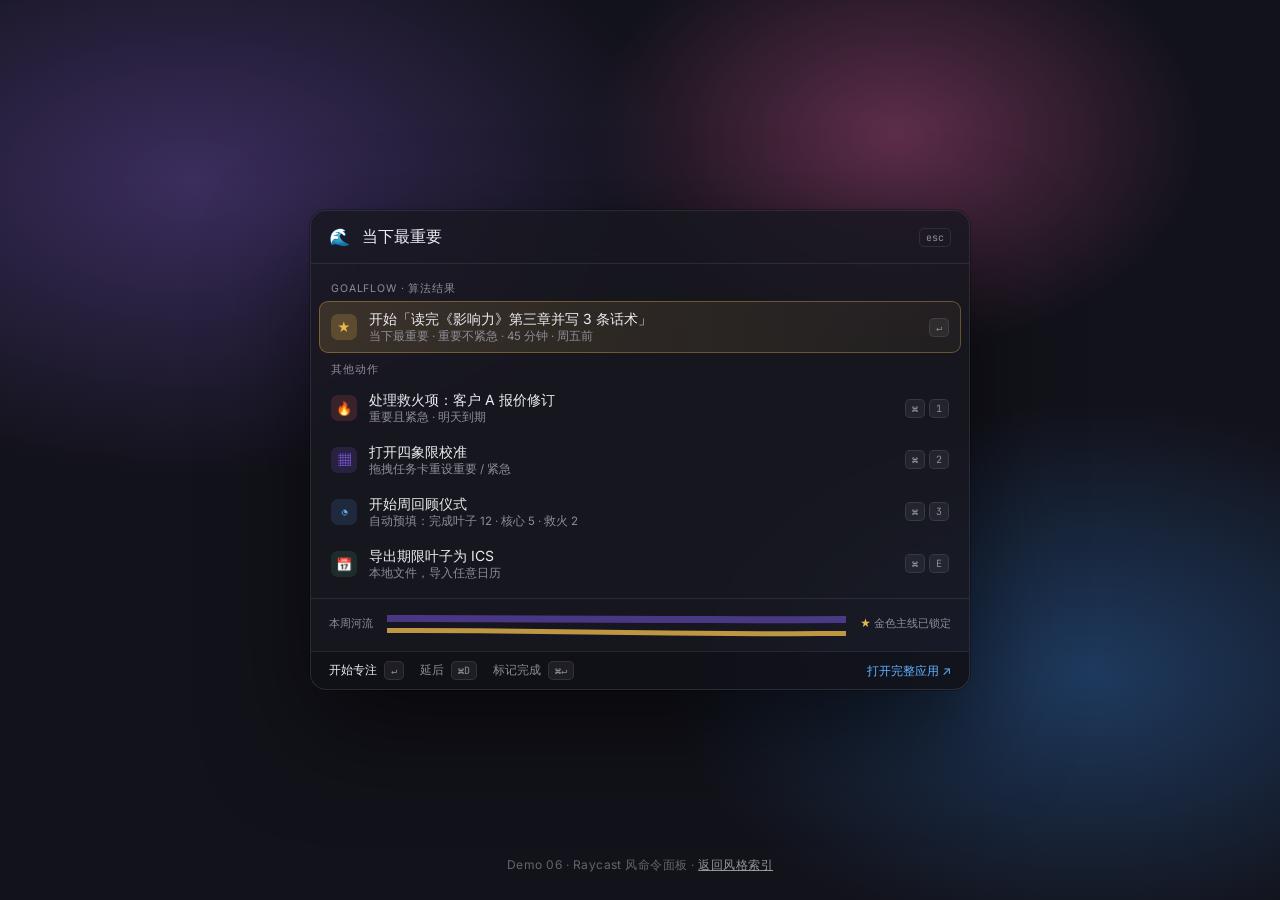
<file: demos/06-raycast.html>
<!DOCTYPE html>
<html lang="zh-CN">
<head>
<meta charset="UTF-8">
<meta name="viewport" content="width=device-width, initial-scale=1.0">
<title>06 Raycast 风 · GoalFlow</title>
<link href="https://fonts.googleapis.com/css2?family=Inter:wght@400;500;600&family=JetBrains+Mono:wght@400;500&display=swap" rel="stylesheet">
<style>
:root{--glass:rgba(24,24,32,.82);--line:rgba(255,255,255,.09);--text:#ececf1;--muted:#8e8e9a;--accent:#ff6363;--violet:#8a63ff;--gold:#e8b84a}
*{box-sizing:border-box;margin:0;padding:0}
body{font-family:Inter,-apple-system,sans-serif;min-height:100vh;display:grid;place-items:center;color:var(--text);font-size:14px;
background:
 radial-gradient(ellipse 70% 60% at 15% 20%,#3b2d5e 0%,transparent 55%),
 radial-gradient(ellipse 60% 55% at 85% 75%,#1e3a5f 0%,transparent 55%),
 radial-gradient(ellipse 40% 40% at 70% 15%,#5e2d4a 0%,transparent 60%),
 #12121a}
.wall-hint{position:fixed;bottom:26px;left:50%;transform:translateX(-50%);color:rgba(255,255,255,.35);font-size:12px;letter-spacing:.04em}
.wall-hint a{color:rgba(255,255,255,.55)}
/* panel */
.panel{width:min(660px,92vw);background:var(--glass);border:1px solid var(--line);border-radius:16px;backdrop-filter:blur(28px);box-shadow:0 40px 100px rgba(0,0,0,.55),0 0 0 1px rgba(0,0,0,.3);overflow:hidden}
.search{display:flex;align-items:center;gap:12px;padding:16px 18px;border-bottom:1px solid var(--line)}
.search .ic{color:var(--accent);font-size:17px}
.search input{flex:1;background:none;border:none;outline:none;color:var(--text);font-size:16px;font-family:inherit}
.search input::placeholder{color:var(--muted)}
.search .esc{font-family:"JetBrains Mono",monospace;font-size:10px;color:var(--muted);border:1px solid var(--line);border-radius:5px;padding:2px 6px}
.list{padding:8px}
.group{font-size:10.5px;color:var(--muted);letter-spacing:.08em;text-transform:uppercase;padding:10px 12px 5px}
.item{display:flex;align-items:center;gap:12px;padding:9px 12px;border-radius:9px}
.item .ic{width:26px;height:26px;border-radius:7px;display:grid;place-items:center;font-size:13px;flex-shrink:0}
.item .tt{line-height:1.35}
.item .ss{font-size:11.5px;color:var(--muted)}
.item .kbd{margin-left:auto;display:flex;gap:4px}
kbd{font-family:"JetBrains Mono",monospace;font-size:10px;color:var(--muted);background:rgba(255,255,255,.06);border:1px solid var(--line);border-radius:5px;padding:2px 6px}
.item.sel{background:linear-gradient(90deg,rgba(232,184,74,.16),rgba(232,184,74,.05));box-shadow:inset 0 0 0 1px rgba(232,184,74,.35)}
.item.sel .ic{background:rgba(232,184,74,.2)}
.i-gold{background:rgba(232,184,74,.15);color:var(--gold)}
.i-red{background:rgba(255,99,99,.15);color:var(--accent)}
.i-violet{background:rgba(138,99,255,.15);color:var(--violet)}
.i-blue{background:rgba(99,179,255,.13);color:#63b3ff}
.i-green{background:rgba(99,220,150,.12);color:#63dc96}
/* mini river strip inside panel */
.strip{border-top:1px solid var(--line);padding:10px 18px 12px;display:flex;align-items:center;gap:14px}
.strip svg{flex:1;display:block}
.strip .sl{font-size:10.5px;color:var(--muted);white-space:nowrap}
.strip .sl b{color:var(--gold);font-weight:500}
/* action bar */
.actions{display:flex;align-items:center;gap:16px;border-top:1px solid var(--line);padding:9px 18px;background:rgba(0,0,0,.25)}
.actions .a{display:flex;align-items:center;gap:7px;font-size:12px;color:var(--muted)}
.actions .a b{color:var(--text);font-weight:500}
.actions .right{margin-left:auto}
.actions a{color:#63b3ff;text-decoration:none;font-size:12px}
</style>
</head>
<body>
<div class="panel">
  <div class="search"><span class="ic">🌊</span><input value="当下最重要" readonly><span class="esc">esc</span></div>
  <div class="list">
    <p class="group">GoalFlow · 算法结果</p>
    <div class="item sel">
      <span class="ic i-gold">★</span>
      <div><p class="tt">开始「读完《影响力》第三章并写 3 条话术」</p><p class="ss">当下最重要 · 重要不紧急 · 45 分钟 · 周五前</p></div>
      <span class="kbd"><kbd>↵</kbd></span>
    </div>
    <p class="group">其他动作</p>
    <div class="item"><span class="ic i-red">🔥</span><div><p class="tt">处理救火项：客户 A 报价修订</p><p class="ss">重要且紧急 · 明天到期</p></div><span class="kbd"><kbd>⌘</kbd><kbd>1</kbd></span></div>
    <div class="item"><span class="ic i-violet">▦</span><div><p class="tt">打开四象限校准</p><p class="ss">拖拽任务卡重设重要 / 紧急</p></div><span class="kbd"><kbd>⌘</kbd><kbd>2</kbd></span></div>
    <div class="item"><span class="ic i-blue">◔</span><div><p class="tt">开始周回顾仪式</p><p class="ss">自动预填：完成叶子 12 · 核心 5 · 救火 2</p></div><span class="kbd"><kbd>⌘</kbd><kbd>3</kbd></span></div>
    <div class="item"><span class="ic i-green">📅</span><div><p class="tt">导出期限叶子为 ICS</p><p class="ss">本地文件，导入任意日历</p></div><span class="kbd"><kbd>⌘</kbd><kbd>E</kbd></span></div>
  </div>
  <div class="strip">
    <span class="sl">本周河流</span>
    <svg viewBox="0 0 400 30" height="30" preserveAspectRatio="none">
      <path d="M0,6 C130,6 260,8 400,7 L400,14 C260,15 130,13 0,13 Z" fill="rgba(138,99,255,.45)"/>
      <path d="M0,19 C130,19 260,23 400,22 L400,27 C260,28 130,24 0,24 Z" fill="rgba(232,184,74,.8)"/>
    </svg>
    <span class="sl"><b>★</b> 金色主线已锁定</span>
  </div>
  <div class="actions">
    <span class="a"><b>开始专注</b><kbd>↵</kbd></span>
    <span class="a">延后<kbd>⌘D</kbd></span>
    <span class="a">标记完成<kbd>⌘↵</kbd></span>
    <span class="right"><a href="../index.html">打开完整应用 ↗</a></span>
  </div>
</div>
<p class="wall-hint">Demo 06 · Raycast 风命令面板 · <a href="index.html">返回风格索引</a></p>
</body>
</html>
</file>
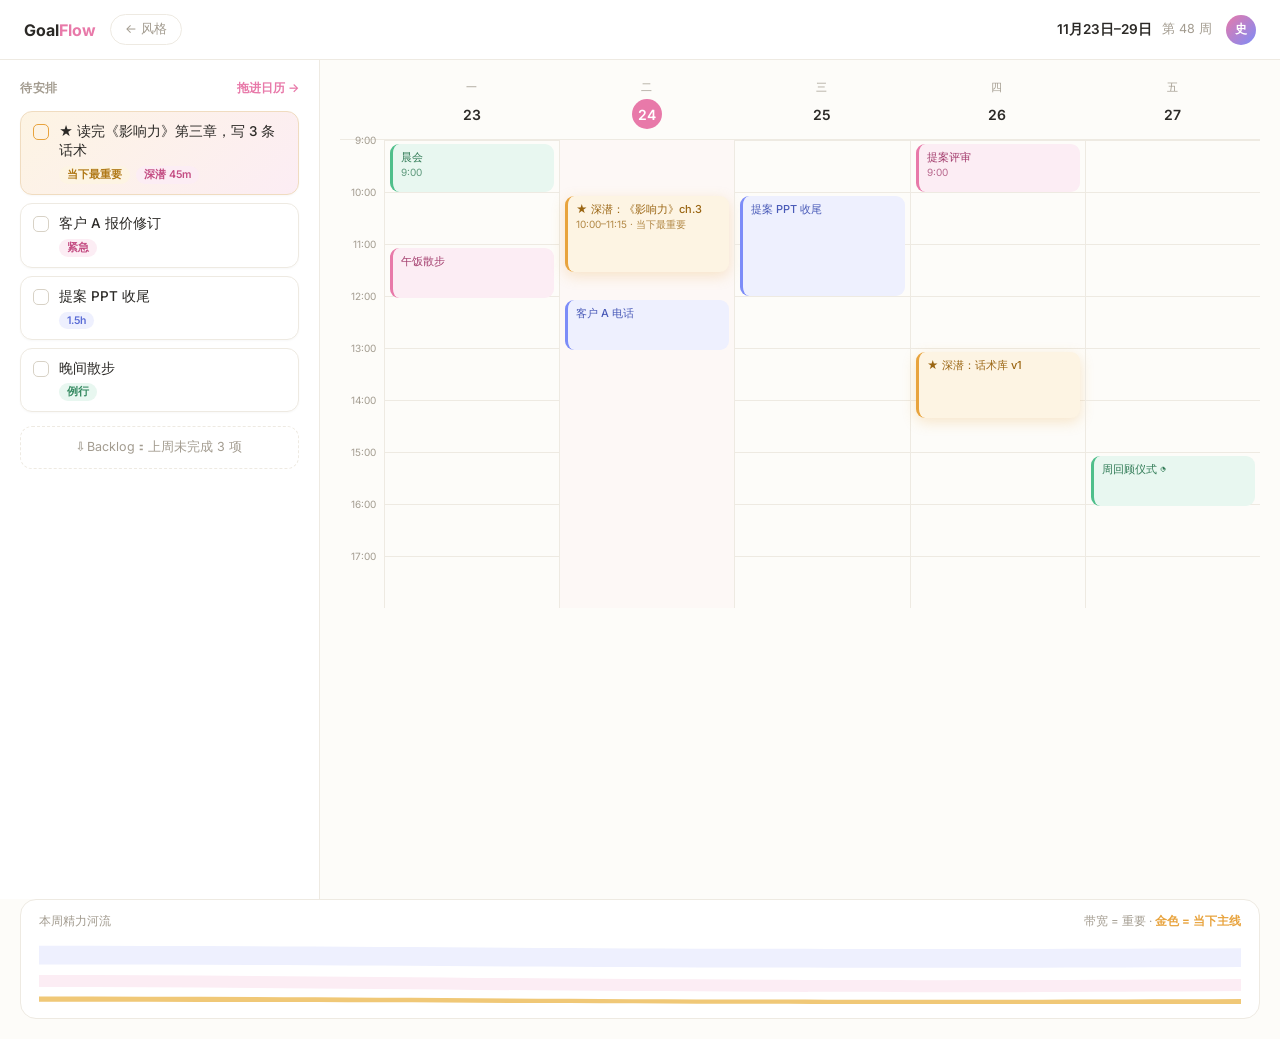
<file: demos/07-amie.html>
<!DOCTYPE html>
<html lang="zh-CN">
<head>
<meta charset="UTF-8">
<meta name="viewport" content="width=device-width, initial-scale=1.0">
<title>07 Amie 风 · GoalFlow</title>
<link href="https://fonts.googleapis.com/css2?family=Inter:wght@400;500;600;700&display=swap" rel="stylesheet">
<style>
:root{--bg:#fdfcf9;--line:#eeeae2;--text:#2b2926;--muted:#a39c90;--pink:#e879a9;--violet:#7c8cf8;--green:#4fbf8b;--amber:#e8a33d}
*{box-sizing:border-box;margin:0;padding:0}
body{font-family:Inter,sans-serif;background:var(--bg);color:var(--text);min-height:100vh;font-size:14px}
.top{display:flex;align-items:center;gap:14px;padding:14px 24px;border-bottom:1px solid var(--line);background:#fff}
.logo{font-weight:700;font-size:16px}
.logo i{color:var(--pink);font-style:normal}
.pillbtn{border:1px solid var(--line);border-radius:99px;padding:6px 14px;font-size:12.5px;color:var(--muted);background:#fff;text-decoration:none}
.top .grow{flex:1}
.wk{display:flex;align-items:center;gap:10px;font-size:13.5px;font-weight:600}
.wk span{color:var(--muted);font-weight:400;font-size:12.5px}
.av{width:30px;height:30px;border-radius:50%;background:linear-gradient(135deg,var(--pink),var(--violet));color:#fff;display:grid;place-items:center;font-size:12px;font-weight:600}
.shell{display:grid;grid-template-columns:320px 1fr;min-height:calc(100vh - 61px)}
@media(max-width:860px){.shell{grid-template-columns:1fr}}
.todos{border-right:1px solid var(--line);padding:20px;background:#fff}
.todos h2{font-size:12px;font-weight:600;color:var(--muted);text-transform:uppercase;letter-spacing:.06em;margin-bottom:14px;display:flex;justify-content:space-between;align-items:baseline}
.todos h2 span{color:var(--pink);text-transform:none;letter-spacing:0;font-size:12px}
.td{display:flex;gap:10px;align-items:flex-start;padding:10px 12px;border-radius:12px;border:1px solid var(--line);margin-bottom:8px;box-shadow:0 1px 2px rgba(0,0,0,.03)}
.td.hero{background:linear-gradient(135deg,#fdf4e3,#fcedf4);border-color:#f0dcc0}
.td .cb{width:16px;height:16px;border:1.5px solid #d8d2c6;border-radius:5px;margin-top:2px;flex-shrink:0}
.td.hero .cb{border-color:var(--amber)}
.td .tt{font-size:13.5px;font-weight:500;line-height:1.4}
.td .ss{display:flex;gap:6px;margin-top:6px}
.pill{font-size:10.5px;padding:2px 8px;border-radius:99px;font-weight:600}
.p-am{background:#fdf4e3;color:#b07817}
.p-pk{background:#fcedf4;color:#c44d83}
.p-vi{background:#eef0fe;color:#5a6cd6}
.p-gr{background:#e8f7f0;color:#358a61}
.drag{margin-top:14px;padding:12px;border:1.5px dashed var(--line);border-radius:12px;text-align:center;font-size:12.5px;color:var(--muted)}
/* calendar */
.cal{padding:20px;overflow:auto}
.calhead{display:flex;gap:0;border-bottom:1px solid var(--line);padding-bottom:10px;margin-bottom:0}
.dcol{flex:1;text-align:center}
.dcol .dw{font-size:11px;color:var(--muted);text-transform:uppercase;letter-spacing:.05em}
.dcol .dn{width:30px;height:30px;border-radius:50%;display:inline-grid;place-items:center;font-size:14px;font-weight:600;margin-top:4px}
.dcol.today .dn{background:var(--pink);color:#fff}
.cgrid{display:grid;grid-template-columns:44px repeat(5,1fr);position:relative}
.hcol span{display:block;height:52px;font-size:10px;color:var(--muted);text-align:right;padding-right:8px;transform:translateY(-6px)}
.col{border-left:1px solid var(--line);position:relative;height:468px;background:repeating-linear-gradient(0deg,transparent,transparent 51px,var(--line) 51px,var(--line) 52px)}
.ev{position:absolute;left:5px;right:5px;border-radius:9px;padding:6px 8px;font-size:11px;line-height:1.3;font-weight:500}
.ev.pink{background:#fcedf4;border-left:3px solid var(--pink);color:#a33d6d}
.ev.violet{background:#eef0fe;border-left:3px solid var(--violet);color:#4a5bb8}
.ev.green{background:#e8f7f0;border-left:3px solid var(--green);color:#2f7a55}
.ev.amber{background:#fdf4e3;border-left:3px solid var(--amber);color:#9a6512;box-shadow:0 4px 14px rgba(232,163,61,.25)}
.ev small{display:block;font-weight:400;opacity:.75;font-size:10px;margin-top:2px}
/* energy strip */
.energy{margin:0 20px 20px;background:#fff;border:1px solid var(--line);border-radius:16px;padding:14px 18px}
.energy .et{font-size:11.5px;color:var(--muted);display:flex;justify-content:space-between;margin-bottom:6px}
</style>
</head>
<body>
<header class="top">
  <span class="logo">Goal<i>Flow</i></span>
  <a class="pillbtn" href="index.html">← 风格</a>
  <div class="grow"></div>
  <div class="wk">11月23日–29日 <span>第 48 周</span></div>
  <div class="av">史</div>
</header>
<div class="shell">
  <aside class="todos">
    <h2>待安排 <span>拖进日历 →</span></h2>
    <div class="td hero"><span class="cb"></span><div><p class="tt">★ 读完《影响力》第三章，写 3 条话术</p><div class="ss"><span class="pill p-am">当下最重要</span><span class="pill p-pk">深潜 45m</span></div></div></div>
    <div class="td"><span class="cb"></span><div><p class="tt">客户 A 报价修订</p><div class="ss"><span class="pill p-pk">紧急</span></div></div></div>
    <div class="td"><span class="cb"></span><div><p class="tt">提案 PPT 收尾</p><div class="ss"><span class="pill p-vi">1.5h</span></div></div></div>
    <div class="td"><span class="cb"></span><div><p class="tt">晚间散步</p><div class="ss"><span class="pill p-gr">例行</span></div></div></div>
    <div class="drag">⇩ Backlog：上周未完成 3 项</div>
  </aside>
  <main class="cal">
    <div class="calhead">
      <div style="width:44px;flex:none"></div>
      <div class="dcol"><p class="dw">一</p><span class="dn">23</span></div>
      <div class="dcol today"><p class="dw">二</p><span class="dn">24</span></div>
      <div class="dcol"><p class="dw">三</p><span class="dn">25</span></div>
      <div class="dcol"><p class="dw">四</p><span class="dn">26</span></div>
      <div class="dcol"><p class="dw">五</p><span class="dn">27</span></div>
    </div>
    <div class="cgrid">
      <div class="hcol"><span>9:00</span><span>10:00</span><span>11:00</span><span>12:00</span><span>13:00</span><span>14:00</span><span>15:00</span><span>16:00</span><span>17:00</span></div>
      <div class="col">
        <div class="ev green" style="top:4px;height:48px">晨会<small>9:00</small></div>
        <div class="ev pink" style="top:108px;height:50px">午饭散步</div>
      </div>
      <div class="col" style="background:rgba(232,121,169,.03)">
        <div class="ev amber" style="top:56px;height:76px">★ 深潜：《影响力》ch.3<small>10:00–11:15 · 当下最重要</small></div>
        <div class="ev violet" style="top:160px;height:50px">客户 A 电话</div>
      </div>
      <div class="col">
        <div class="ev violet" style="top:56px;height:100px">提案 PPT 收尾</div>
      </div>
      <div class="col">
        <div class="ev pink" style="top:4px;height:48px">提案评审<small>9:00</small></div>
        <div class="ev amber" style="top:212px;height:66px">★ 深潜：话术库 v1</div>
      </div>
      <div class="col">
        <div class="ev green" style="top:316px;height:50px">周回顾仪式 ◔</div>
      </div>
    </div>
  </main>
</div>
<div class="energy">
  <div class="et"><span>本周精力河流</span><span>带宽 = 重要 · <b style="color:var(--amber)">金色 = 当下主线</b></span></div>
  <svg viewBox="0 0 900 52" width="100%" preserveAspectRatio="none" style="display:block">
    <path d="M0,8 C250,8 500,12 900,10 L900,24 C500,26 250,22 0,22 Z" fill="#eef0fe"/>
    <path d="M0,30 C250,30 500,36 900,33 L900,42 C500,45 250,39 0,39 Z" fill="#fcedf4"/>
    <path d="M0,46 C250,46 500,50 900,48 L900,52 C500,52 250,50 0,50 Z" fill="#f0c877"/>
  </svg>
</div>
</body>
</html>
</file>
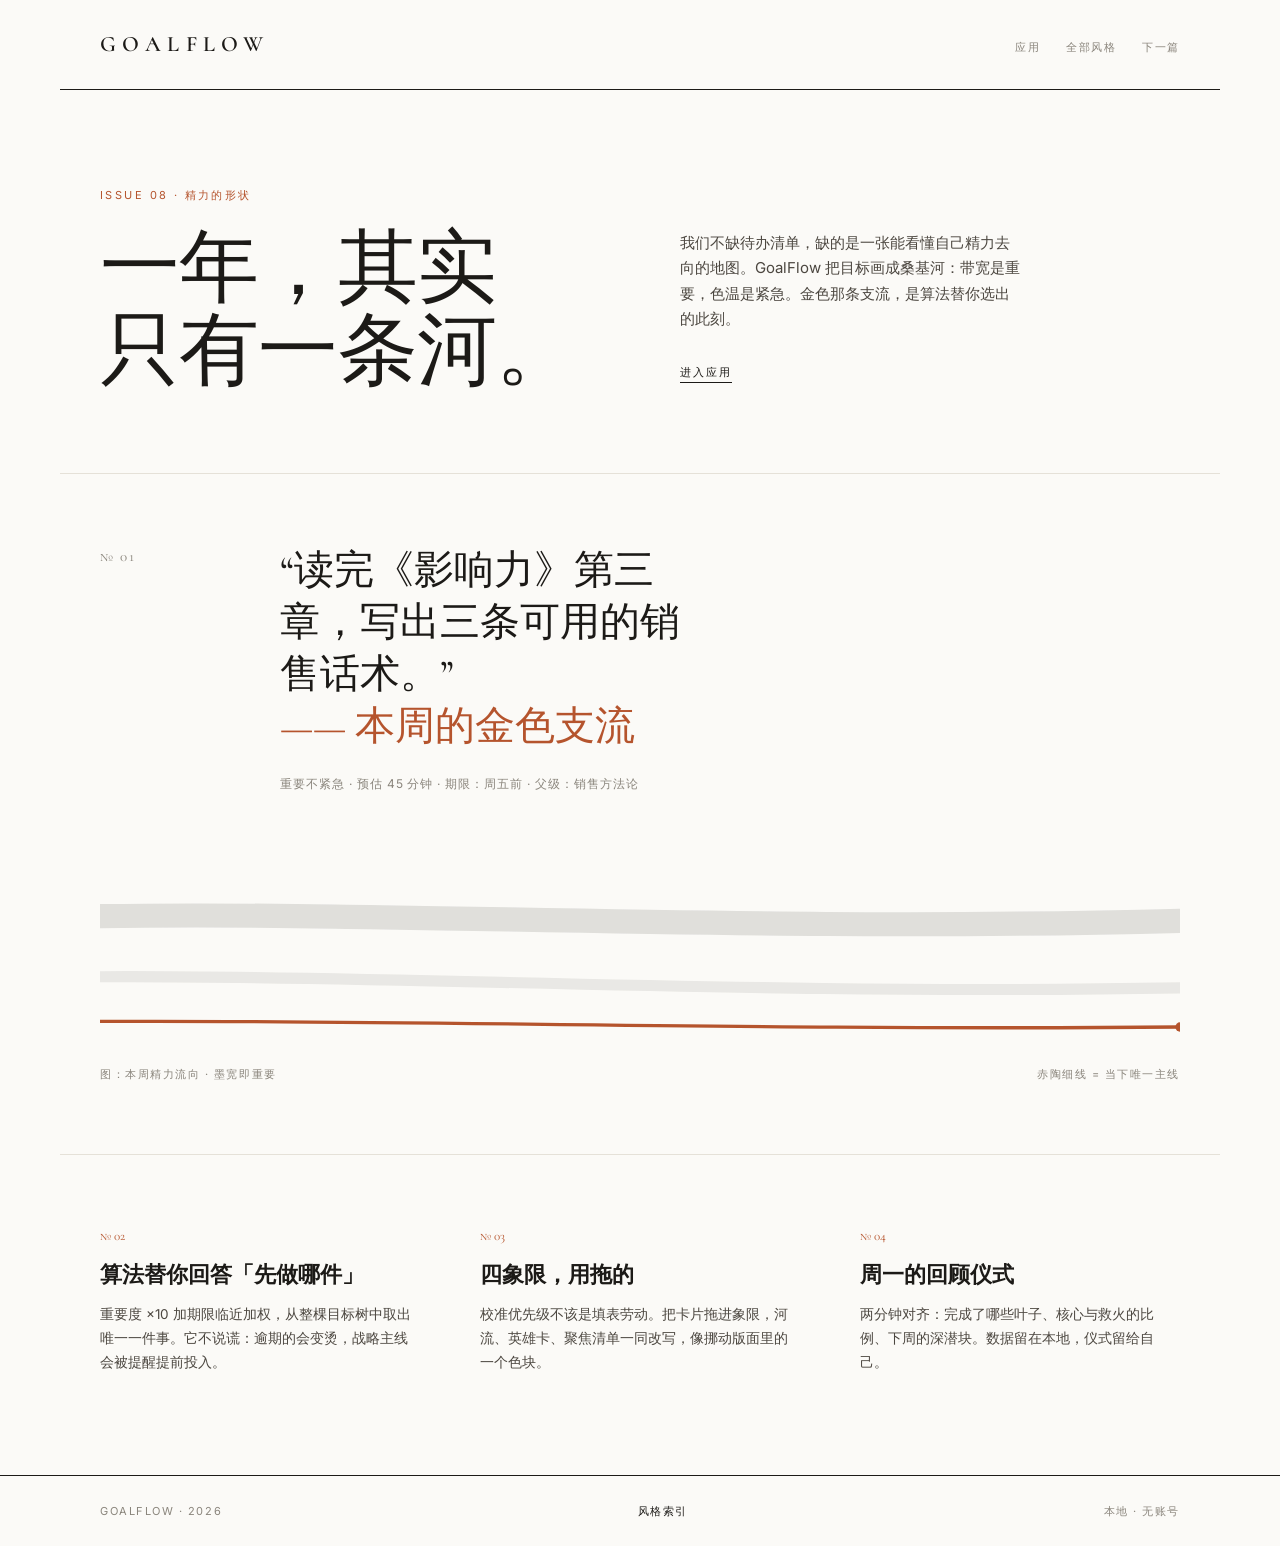
<file: demos/08-kinfolk.html>
<!DOCTYPE html>
<html lang="zh-CN">
<head>
<meta charset="UTF-8">
<meta name="viewport" content="width=device-width, initial-scale=1.0">
<title>08 Kinfolk 风 · GoalFlow</title>
<link href="https://fonts.googleapis.com/css2?family=Cormorant:ital,wght@0,400;0,500;0,600;1,400&family=Inter:wght@400;500&display=swap" rel="stylesheet">
<style>
:root{--paper:#fbfaf7;--ink:#1c1a17;--muted:#8a857c;--terra:#b5542d;--line:#e5e1d8}
*{box-sizing:border-box;margin:0;padding:0}
body{font-family:Inter,sans-serif;background:var(--paper);color:var(--ink);font-size:15px;line-height:1.7}
.mast{max-width:1160px;margin:0 auto;padding:26px 40px;display:flex;align-items:baseline;border-bottom:1px solid var(--ink)}
.mast h1{font-family:Cormorant,serif;font-size:22px;font-weight:600;letter-spacing:.28em;text-transform:uppercase}
.mast nav{margin-left:auto;display:flex;gap:26px;font-size:11px;letter-spacing:.14em;text-transform:uppercase;color:var(--muted)}
.mast nav a{color:inherit;text-decoration:none}
.hero{max-width:1160px;margin:0 auto;padding:96px 40px 80px;display:grid;grid-template-columns:1fr 1fr;gap:80px;align-items:end}
@media(max-width:820px){.hero{grid-template-columns:1fr;gap:40px;padding:56px 24px}}
.kicker{font-size:11px;letter-spacing:.22em;text-transform:uppercase;color:var(--terra);margin-bottom:22px}
h2.display{font-family:Cormorant,serif;font-size:clamp(3rem,6.5vw,5rem);font-weight:500;line-height:1.04;letter-spacing:-.01em}
.hero .right{padding-bottom:10px}
.hero .right p{color:#4c4740;max-width:38ch;margin-bottom:26px}
.rule-link{font-size:11px;letter-spacing:.18em;text-transform:uppercase;color:var(--ink);text-decoration:none;border-bottom:1px solid var(--ink);padding-bottom:3px}
/* the one thing, as a pull quote */
.pull{max-width:1160px;margin:0 auto;padding:70px 40px;border-top:1px solid var(--line);display:grid;grid-template-columns:120px 1fr;gap:60px}
@media(max-width:820px){.pull{grid-template-columns:1fr;gap:20px;padding:56px 24px}}
.num{font-family:Cormorant,serif;font-size:15px;color:var(--muted);letter-spacing:.1em}
.pull blockquote{font-family:Cormorant,serif;font-size:clamp(1.6rem,3.4vw,2.5rem);font-weight:500;line-height:1.3;max-width:22ch}
.pull blockquote em{color:var(--terra);font-style:normal}
.pull .attr{margin-top:22px;font-size:12px;color:var(--muted);letter-spacing:.08em}
/* ink river */
.river{max-width:1160px;margin:0 auto;padding:0 40px 70px}
.river svg{display:block;width:100%}
.river .cap{display:flex;justify-content:space-between;font-size:11px;letter-spacing:.14em;text-transform:uppercase;color:var(--muted);margin-top:14px}
/* columns */
.cols{max-width:1160px;margin:0 auto;padding:70px 40px 100px;border-top:1px solid var(--line);display:grid;grid-template-columns:repeat(3,1fr);gap:60px}
@media(max-width:820px){.cols{grid-template-columns:1fr;gap:40px;padding:56px 24px}}
.col .n{font-family:Cormorant,serif;font-size:13px;color:var(--terra);margin-bottom:14px}
.col h3{font-family:Cormorant,serif;font-size:22px;font-weight:600;margin-bottom:12px;line-height:1.25}
.col p{font-size:13.5px;color:#4c4740;line-height:1.8}
footer{border-top:1px solid var(--ink)}
footer .in{max-width:1160px;margin:0 auto;padding:26px 40px;display:flex;justify-content:space-between;font-size:11px;letter-spacing:.14em;text-transform:uppercase;color:var(--muted)}
footer a{color:var(--ink);text-decoration:none}
</style>
</head>
<body>
<header class="mast">
  <h1>GoalFlow</h1>
  <nav><a href="../index.html">应用</a><a href="index.html">全部风格</a><a href="05-stripe.html">下一篇</a></nav>
</header>
<section class="hero">
  <div>
    <p class="kicker">Issue 08 · 精力的形状</p>
    <h2 class="display">一年，其实<br>只有一条河。</h2>
  </div>
  <div class="right">
    <p>我们不缺待办清单，缺的是一张能看懂自己精力去向的地图。GoalFlow 把目标画成桑基河：带宽是重要，色温是紧急。金色那条支流，是算法替你选出的此刻。</p>
    <a class="rule-link" href="../index.html">进入应用</a>
  </div>
</section>
<section class="pull">
  <span class="num">№ 01</span>
  <div>
    <blockquote>“读完《影响力》第三章，写出三条可用的销售话术。”<br><em>—— 本周的金色支流</em></blockquote>
    <p class="attr">重要不紧急 · 预估 45 分钟 · 期限：周五前 · 父级：销售方法论</p>
  </div>
</section>
<section class="river">
  <svg viewBox="0 0 1160 200" preserveAspectRatio="none">
    <path d="M0,55 C320,50 700,72 1160,60" fill="none" stroke="#1c1a17" stroke-width="26" stroke-opacity=".12" stroke-linecap="round"/>
    <path d="M0,120 C320,118 700,140 1160,132" fill="none" stroke="#1c1a17" stroke-width="12" stroke-opacity=".08" stroke-linecap="round"/>
    <path d="M0,168 C320,166 700,178 1160,174" fill="none" stroke="#b5542d" stroke-width="3.5" stroke-linecap="round"/>
    <circle cx="1160" cy="174" r="5" fill="#b5542d"/>
  </svg>
  <div class="cap"><span>图：本周精力流向 · 墨宽即重要</span><span>赤陶细线 = 当下唯一主线</span></div>
</section>
<section class="cols">
  <div class="col"><p class="n">№ 02</p><h3>算法替你回答「先做哪件」</h3><p>重要度 ×10 加期限临近加权，从整棵目标树中取出唯一一件事。它不说谎：逾期的会变烫，战略主线会被提醒提前投入。</p></div>
  <div class="col"><p class="n">№ 03</p><h3>四象限，用拖的</h3><p>校准优先级不该是填表劳动。把卡片拖进象限，河流、英雄卡、聚焦清单一同改写，像挪动版面里的一个色块。</p></div>
  <div class="col"><p class="n">№ 04</p><h3>周一的回顾仪式</h3><p>两分钟对齐：完成了哪些叶子、核心与救火的比例、下周的深潜块。数据留在本地，仪式留给自己。</p></div>
</section>
<footer><div class="in"><span>GoalFlow · 2026</span><a href="index.html">风格索引</a><span>本地 · 无账号</span></div></footer>
</body>
</html>
</file>
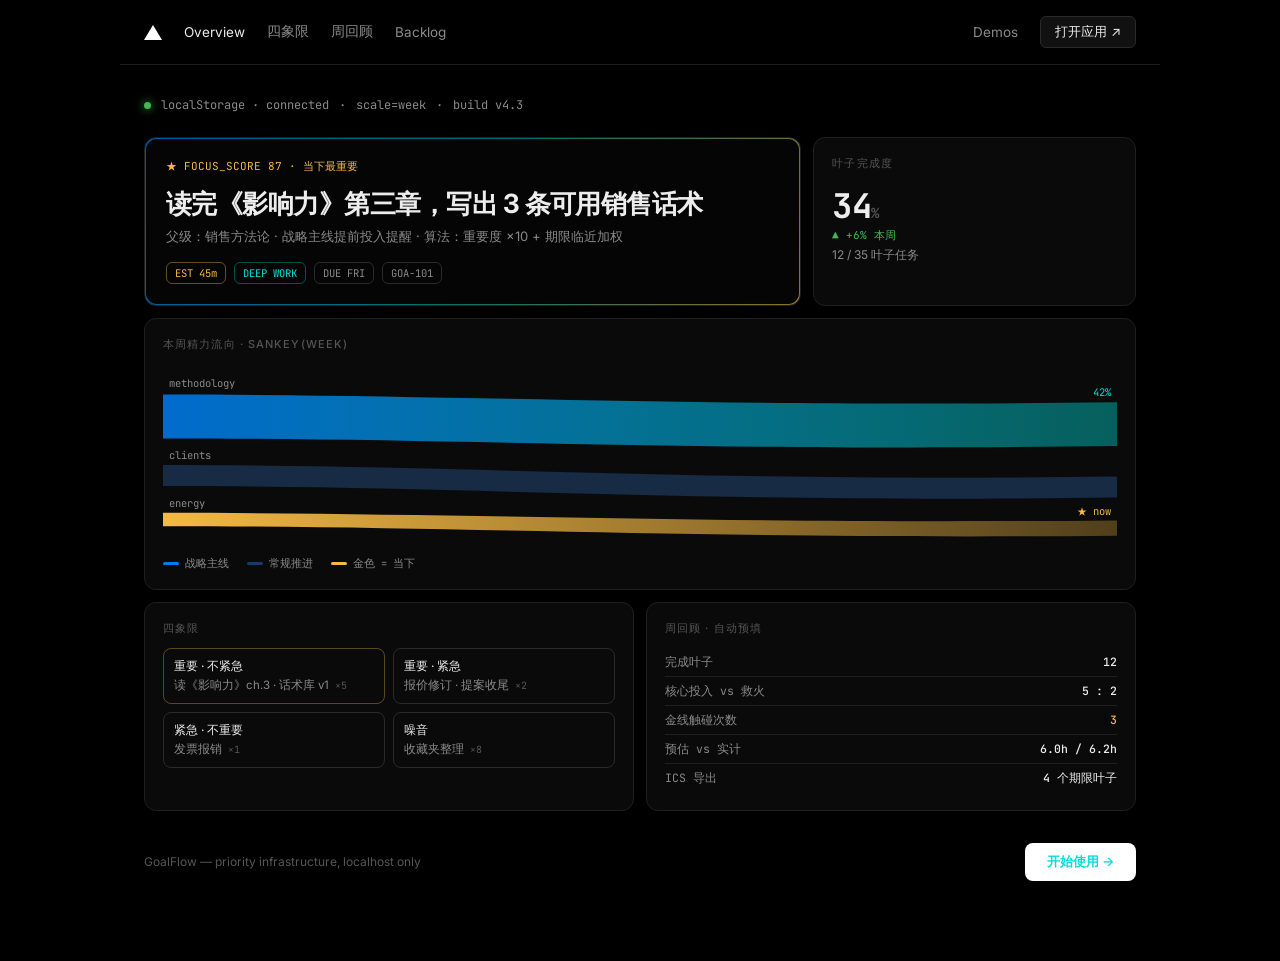
<file: demos/09-vercel.html>
<!DOCTYPE html>
<html lang="zh-CN">
<head>
<meta charset="UTF-8">
<meta name="viewport" content="width=device-width, initial-scale=1.0">
<title>09 Vercel 风 · GoalFlow</title>
<link href="https://fonts.googleapis.com/css2?family=Inter:wght@400;500;600;700&family=JetBrains+Mono:wght@400;500;700&display=swap" rel="stylesheet">
<style>
:root{--bg:#000;--panel:#0a0a0a;--line:#1f1f1f;--line2:#2a2a2a;--text:#ededed;--muted:#8a8a8a;--dim:#555;--blue:#007cf0;--teal:#00dfd8;--gold:#f5b944;--green:#3fb950}
*{box-sizing:border-box;margin:0;padding:0}
body{font-family:Inter,-apple-system,sans-serif;background:var(--bg);color:var(--text);min-height:100vh;font-size:14px}
nav{max-width:1040px;margin:0 auto;padding:16px 24px;display:flex;align-items:center;gap:22px;border-bottom:1px solid var(--line)}
.tri{width:0;height:0;border-left:9px solid transparent;border-right:9px solid transparent;border-bottom:15px solid #fff}
nav .l{color:var(--muted);text-decoration:none;font-size:13.5px}
nav .l.on{color:var(--text)}
nav .grow{flex:1}
.deploy{border:1px solid var(--line2);border-radius:6px;padding:6px 14px;font-size:13px;color:var(--text);text-decoration:none;background:#111}
.wrap{max-width:1040px;margin:0 auto;padding:32px 24px 80px}
.status{display:flex;align-items:center;gap:10px;font-family:"JetBrains Mono",monospace;font-size:12px;color:var(--muted);margin-bottom:24px}
.status .ok{color:var(--green)}
.status .d{width:7px;height:7px;border-radius:50%;background:var(--green);box-shadow:0 0 10px var(--green)}
.bento{display:grid;grid-template-columns:repeat(6,1fr);gap:12px}
@media(max-width:820px){.bento{grid-template-columns:1fr}}
.card{background:var(--panel);border:1px solid var(--line);border-radius:12px;padding:18px}
.card h4{font-size:11px;color:var(--dim);text-transform:uppercase;letter-spacing:.1em;font-weight:500;margin-bottom:12px}
.c-hero{grid-column:span 4;padding:1px;background:linear-gradient(120deg,rgba(0,124,240,.7),rgba(0,223,216,.5),rgba(245,185,68,.6));border-radius:12px}
.c-hero .in{background:#050505;border-radius:11px;padding:20px}
.c-hero .lbl{font-family:"JetBrains Mono",monospace;font-size:11px;color:var(--gold)}
.c-hero h1{font-size:clamp(1.3rem,2.6vw,1.65rem);font-weight:700;letter-spacing:-.02em;margin:12px 0 8px;line-height:1.3}
.c-hero .sub{color:var(--muted);font-size:13px}
.c-hero .meta{display:flex;gap:8px;margin-top:16px;flex-wrap:wrap}
.tag{font-family:"JetBrains Mono",monospace;font-size:10.5px;border:1px solid var(--line2);border-radius:6px;padding:3px 8px;color:var(--muted)}
.tag.g{color:var(--gold);border-color:rgba(245,185,68,.4)}
.tag.b{color:var(--teal);border-color:rgba(0,223,216,.35)}
.c-stat{grid-column:span 2}
.big{font-family:"JetBrains Mono",monospace;font-size:34px;font-weight:700;color:var(--text);letter-spacing:-.02em}
.big em{font-style:normal;font-size:14px;color:var(--dim)}
.stat-sub{font-size:12px;color:var(--muted);margin-top:4px}
.delta{font-family:"JetBrains Mono",monospace;font-size:11px;color:var(--green)}
.c-flow{grid-column:span 6}
.c-flow .lg{display:flex;gap:18px;font-family:"JetBrains Mono",monospace;font-size:10.5px;color:var(--muted);margin-top:10px}
.c-flow .lg i{display:inline-block;width:16px;height:3px;border-radius:2px;margin-right:6px;vertical-align:middle}
.c-quad{grid-column:span 3}
.c-week{grid-column:span 3}
.qgrid{display:grid;grid-template-columns:1fr 1fr;gap:8px}
.q{border:1px solid var(--line2);border-radius:8px;padding:10px;font-size:11.5px;color:var(--muted)}
.q b{display:block;color:var(--text);font-weight:500;margin-bottom:4px}
.q.hot{border-color:rgba(245,185,68,.35)}
.q .n{font-family:"JetBrains Mono",monospace;color:var(--dim);font-size:10px}
.wrow{display:flex;justify-content:space-between;font-family:"JetBrains Mono",monospace;font-size:11.5px;color:var(--muted);padding:6px 0;border-bottom:1px solid var(--line)}
.wrow:last-child{border:none}
.wrow b{color:var(--text);font-weight:500}
.wrow .g{color:var(--gold)}
.foot{display:flex;justify-content:space-between;align-items:center;margin-top:32px;font-size:12px;color:var(--dim)}
.foot a{color:var(--teal);text-decoration:none}
.btn{display:inline-block;background:#fff;color:#000;font-weight:600;font-size:13px;padding:10px 22px;border-radius:8px;text-decoration:none}
</style>
</head>
<body>
<nav>
  <span class="tri"></span>
  <a class="l on" href="#">Overview</a><a class="l" href="#">四象限</a><a class="l" href="#">周回顾</a><a class="l" href="#">Backlog</a>
  <span class="grow"></span>
  <a class="l" href="index.html">Demos</a>
  <a class="deploy" href="../index.html">打开应用 ↗</a>
</nav>
<div class="wrap">
  <p class="status"><span class="d"></span>localStorage · connected <span>·</span> scale=week <span>·</span> build v4.3</p>
  <div class="bento">
    <section class="card c-hero"><div class="in">
      <p class="lbl">★ FOCUS_SCORE 87 · 当下最重要</p>
      <h1>读完《影响力》第三章，写出 3 条可用销售话术</h1>
      <p class="sub">父级：销售方法论 · 战略主线提前投入提醒 · 算法：重要度 ×10 + 期限临近加权</p>
      <div class="meta"><span class="tag g">EST 45m</span><span class="tag b">DEEP WORK</span><span class="tag">DUE FRI</span><span class="tag">GOA-101</span></div>
    </div></section>
    <section class="card c-stat"><h4>叶子完成度</h4><p class="big">34<em>%</em></p><p class="delta">▲ +6% 本周</p><p class="stat-sub">12 / 35 叶子任务</p></section>
    <section class="card c-flow"><h4>本周精力流向 · sankey(week)</h4>
      <svg viewBox="0 0 1000 190" width="100%" preserveAspectRatio="none" style="display:block">
        <defs>
          <linearGradient id="v1" x1="0" y1="0" x2="1" y2="0"><stop offset="0" stop-color="#007cf0" stop-opacity=".85"/><stop offset="1" stop-color="#00dfd8" stop-opacity=".4"/></linearGradient>
          <linearGradient id="v2" x1="0" y1="0" x2="1" y2="0"><stop offset="0" stop-color="#f5b944"/><stop offset="1" stop-color="#f5b944" stop-opacity=".3"/></linearGradient>
        </defs>
        <path d="M0,32 C330,32 560,46 1000,40 L1000,86 C560,92 330,78 0,78 Z" fill="url(#v1)"/>
        <path d="M0,106 C330,106 560,124 1000,118 L1000,140 C560,146 330,128 0,128 Z" fill="#1d3a5f" opacity=".7"/>
        <path d="M0,156 C330,156 560,168 1000,164 L1000,180 C560,184 330,170 0,170 Z" fill="url(#v2)"/>
        <g font-family="JetBrains Mono" font-size="11" fill="#8a8a8a"><text x="6" y="24">methodology</text><text x="6" y="100">clients</text><text x="6" y="150">energy</text></g>
        <text x="994" y="34" text-anchor="end" font-family="JetBrains Mono" font-size="11" fill="#00dfd8">42%</text>
        <text x="994" y="158" text-anchor="end" font-family="JetBrains Mono" font-size="11" fill="#f5b944">★ now</text>
      </svg>
      <div class="lg"><span><i style="background:#007cf0"></i>战略主线</span><span><i style="background:#1d3a5f"></i>常规推进</span><span><i style="background:#f5b944"></i>金色 = 当下</span></div>
    </section>
    <section class="card c-quad"><h4>四象限</h4>
      <div class="qgrid">
        <div class="q hot"><b>重要 · 不紧急</b>读《影响力》ch.3 · 话术库 v1<span class="n"> ×5</span></div>
        <div class="q"><b>重要 · 紧急</b>报价修订 · 提案收尾<span class="n"> ×2</span></div>
        <div class="q"><b>紧急 · 不重要</b>发票报销<span class="n"> ×1</span></div>
        <div class="q"><b>噪音</b>收藏夹整理<span class="n"> ×8</span></div>
      </div>
    </section>
    <section class="card c-week"><h4>周回顾 · 自动预填</h4>
      <div class="wrow"><span>完成叶子</span><b>12</b></div>
      <div class="wrow"><span>核心投入 vs 救火</span><b>5 : 2</b></div>
      <div class="wrow"><span>金线触碰次数</span><b class="g">3</b></div>
      <div class="wrow"><span>预估 vs 实计</span><b>6.0h / 6.2h</b></div>
      <div class="wrow"><span>ICS 导出</span><b>4 个期限叶子</b></div>
    </section>
  </div>
  <div class="foot">
    <span>GoalFlow — priority infrastructure, localhost only</span>
    <a class="btn" href="../index.html">开始使用 →</a>
  </div>
</div>
</body>
</html>
</file>
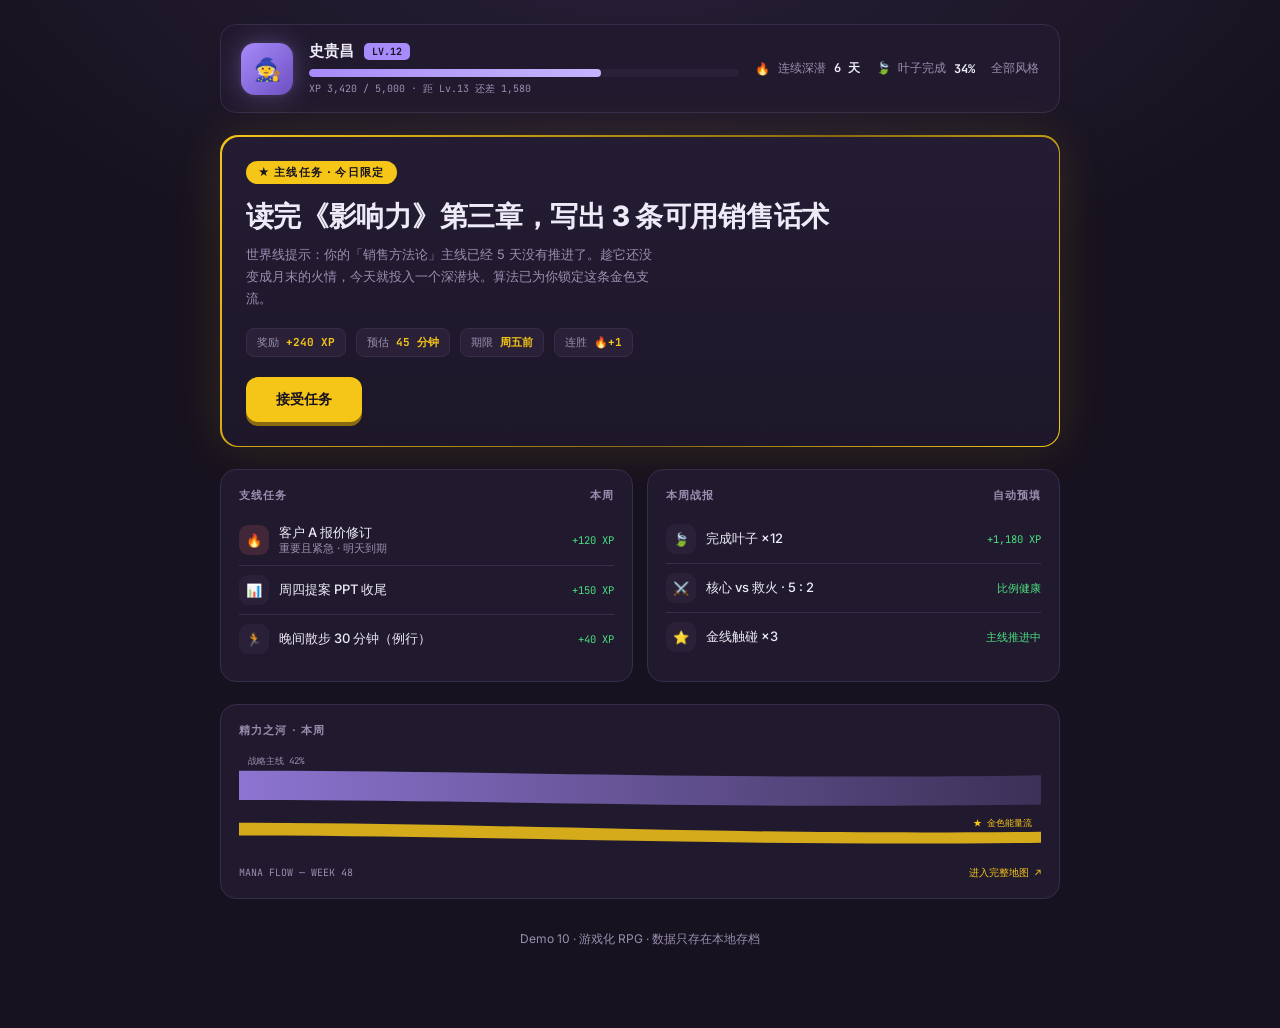
<file: demos/10-rpg.html>
<!DOCTYPE html>
<html lang="zh-CN">
<head>
<meta charset="UTF-8">
<meta name="viewport" content="width=device-width, initial-scale=1.0">
<title>10 游戏化 RPG · GoalFlow</title>
<link href="https://fonts.googleapis.com/css2?family=Inter:wght@400;500;600;700;800&family=JetBrains+Mono:wght@500;700&display=swap" rel="stylesheet">
<style>
:root{--bg:#17121f;--panel:#211a2e;--panel2:#2a2138;--line:#372c4a;--text:#efeaf7;--muted:#9a8fb0;--gold:#f5c518;--violet:#a78bfa;--red:#f87171;--green:#4ade80}
*{box-sizing:border-box;margin:0;padding:0}
body{font-family:Inter,sans-serif;background:var(--bg);color:var(--text);min-height:100vh;font-size:14px;background-image:radial-gradient(ellipse 60% 40% at 50% -10%,rgba(167,139,250,.12),transparent)}
.wrap{max-width:880px;margin:0 auto;padding:24px 20px 80px}
.player{display:flex;align-items:center;gap:16px;background:var(--panel);border:1px solid var(--line);border-radius:16px;padding:16px 20px;flex-wrap:wrap}
.avatar{width:52px;height:52px;border-radius:14px;background:linear-gradient(135deg,var(--violet),#6d4fc2);display:grid;place-items:center;font-size:22px;box-shadow:0 0 0 2px var(--line),0 0 24px rgba(167,139,250,.35)}
.pinfo{flex:1;min-width:200px}
.pname{display:flex;align-items:center;gap:10px;font-weight:700;font-size:15px}
.lv{font-family:"JetBrains Mono",monospace;font-size:10px;background:var(--violet);color:#17121f;padding:2px 8px;border-radius:5px;font-weight:700}
.xpbar{height:8px;background:var(--panel2);border-radius:99px;margin-top:8px;overflow:hidden}
.xpbar i{display:block;height:100%;width:68%;background:linear-gradient(90deg,var(--violet),#c4b5fd);border-radius:99px}
.xptext{font-family:"JetBrains Mono",monospace;font-size:10px;color:var(--muted);margin-top:5px}
.stat{display:flex;align-items:center;gap:8px;font-family:"JetBrains Mono",monospace;font-size:12px;color:var(--muted)}
.stat b{color:var(--text)}
.flame{color:var(--red)}
.back{font-size:12px;color:var(--muted);text-decoration:none}
/* main quest */
.quest{margin-top:22px;border-radius:18px;padding:1.5px;background:linear-gradient(120deg,var(--gold),#8a6a10 60%,var(--gold));box-shadow:0 0 50px rgba(245,197,24,.12)}
.quest .in{background:linear-gradient(180deg,#241c33,#1d1729);border-radius:17px;padding:24px}
.qtag{display:inline-flex;align-items:center;gap:6px;font-size:11px;font-weight:800;letter-spacing:.12em;color:#17121f;background:var(--gold);padding:4px 12px;border-radius:99px}
.quest h1{font-size:clamp(1.3rem,3vw,1.75rem);font-weight:800;letter-spacing:-.01em;margin:14px 0 8px;line-height:1.35}
.quest .lore{color:var(--muted);font-size:13px;line-height:1.7;max-width:52ch}
.rewards{display:flex;gap:10px;margin-top:18px;flex-wrap:wrap}
.rw{font-family:"JetBrains Mono",monospace;font-size:11px;border:1px solid var(--line);background:var(--panel2);border-radius:8px;padding:6px 10px;color:var(--muted)}
.rw b{color:var(--gold)}
.accept{display:inline-block;margin-top:20px;background:var(--gold);color:#17121f;font-weight:800;font-size:14px;padding:13px 30px;border-radius:12px;text-decoration:none;box-shadow:0 4px 0 #8a6a10}
.accept:active{transform:translateY(2px);box-shadow:0 2px 0 #8a6a10}
/* side quests */
.grid{display:grid;grid-template-columns:1fr 1fr;gap:14px;margin-top:22px}
@media(max-width:700px){.grid{grid-template-columns:1fr}}
.panel{background:var(--panel);border:1px solid var(--line);border-radius:16px;padding:18px}
.panel h3{font-size:11px;letter-spacing:.1em;text-transform:uppercase;color:var(--muted);margin-bottom:12px;display:flex;justify-content:space-between}
.sq{display:flex;align-items:center;gap:10px;padding:9px 0;border-bottom:1px solid var(--line)}
.sq:last-child{border:none}
.sq .ic{width:30px;height:30px;border-radius:9px;background:var(--panel2);display:grid;place-items:center;font-size:13px;flex-shrink:0}
.sq .tt{font-size:13px;font-weight:500;line-height:1.35}
.sq .xp{margin-left:auto;font-family:"JetBrains Mono",monospace;font-size:10.5px;color:var(--green);white-space:nowrap}
.sq.hot .ic{background:rgba(248,113,113,.15)}
/* energy river */
.river{margin-top:22px}
.river svg{display:block;width:100%}
.river .cap{display:flex;justify-content:space-between;font-family:"JetBrains Mono",monospace;font-size:10px;color:var(--muted);margin-top:8px}
footer{margin-top:32px;text-align:center;font-size:12px;color:var(--muted)}
footer a{color:var(--violet);text-decoration:none}
</style>
</head>
<body>
<div class="wrap">
  <div class="player">
    <div class="avatar">🧙</div>
    <div class="pinfo">
      <div class="pname">史贵昌 <span class="lv">LV.12</span></div>
      <div class="xpbar"><i></i></div>
      <p class="xptext">XP 3,420 / 5,000 · 距 Lv.13 还差 1,580</p>
    </div>
    <div class="stat"><span class="flame">🔥</span> 连续深潜 <b>6 天</b></div>
    <div class="stat">🍃 叶子完成 <b>34%</b></div>
    <a class="back" href="index.html">全部风格</a>
  </div>
  <section class="quest"><div class="in">
    <span class="qtag">★ 主线任务 · 今日限定</span>
    <h1>读完《影响力》第三章，写出 3 条可用销售话术</h1>
    <p class="lore">世界线提示：你的「销售方法论」主线已经 5 天没有推进了。趁它还没变成月末的火情，今天就投入一个深潜块。算法已为你锁定这条金色支流。</p>
    <div class="rewards">
      <span class="rw">奖励 <b>+240 XP</b></span>
      <span class="rw">预估 <b>45 分钟</b></span>
      <span class="rw">期限 <b>周五前</b></span>
      <span class="rw">连胜 <b>🔥+1</b></span>
    </div>
    <a class="accept" href="../index.html">接受任务</a>
  </div></section>
  <div class="grid">
    <div class="panel"><h3>支线任务 <span>本周</span></h3>
      <div class="sq hot"><span class="ic">🔥</span><p class="tt">客户 A 报价修订<small style="display:block;color:var(--muted)">重要且紧急 · 明天到期</small></p><span class="xp">+120 XP</span></div>
      <div class="sq"><span class="ic">📊</span><p class="tt">周四提案 PPT 收尾</p><span class="xp">+150 XP</span></div>
      <div class="sq"><span class="ic">🏃</span><p class="tt">晚间散步 30 分钟（例行）</p><span class="xp">+40 XP</span></div>
    </div>
    <div class="panel"><h3>本周战报 <span>自动预填</span></h3>
      <div class="sq"><span class="ic">🍃</span><p class="tt">完成叶子 ×12</p><span class="xp">+1,180 XP</span></div>
      <div class="sq"><span class="ic">⚔️</span><p class="tt">核心 vs 救火 · 5 : 2</p><span class="xp">比例健康</span></div>
      <div class="sq"><span class="ic">⭐</span><p class="tt">金线触碰 ×3</p><span class="xp">主线推进中</span></div>
    </div>
  </div>
  <div class="river panel">
    <h3 style="font-size:11px;letter-spacing:.1em;text-transform:uppercase;color:var(--muted);margin-bottom:10px">精力之河 · 本周</h3>
    <svg viewBox="0 0 880 120" preserveAspectRatio="none">
      <defs><linearGradient id="rg" x1="0" y1="0" x2="1" y2="0"><stop offset="0" stop-color="#a78bfa" stop-opacity=".8"/><stop offset="1" stop-color="#a78bfa" stop-opacity=".2"/></linearGradient></defs>
      <path d="M0,25 C280,25 520,35 880,30 L880,62 C520,67 280,57 0,57 Z" fill="url(#rg)"/>
      <path d="M0,82 C280,82 520,96 880,92 L880,104 C520,108 280,96 0,96 Z" fill="#f5c518" opacity=".85"/>
      <text x="10" y="18" font-family="JetBrains Mono" font-size="10" fill="#9a8fb0">战略主线 42%</text>
      <text x="870" y="86" text-anchor="end" font-family="JetBrains Mono" font-size="10" fill="#f5c518">★ 金色能量流</text>
    </svg>
    <div class="cap"><span>MANA FLOW — WEEK 48</span><span><a href="../index.html" style="color:var(--gold);text-decoration:none">进入完整地图 ↗</a></span></div>
  </div>
  <footer>Demo 10 · 游戏化 RPG · 数据只存在本地存档</footer>
</div>
</body>
</html>
</file>
<file: assets/css/main.css>
/**
 * GoalFlow 样式入口（按依赖顺序加载）
 */
@import url('./tokens.css');
@import url('./base.css');
@import url('./components/button.css');
@import url('./components/chip.css');
@import url('./components/forms.css');
@import url('./components/layout.css');
@import url('./components/features.css');
@import url('./components/mobile.css');
</file>
